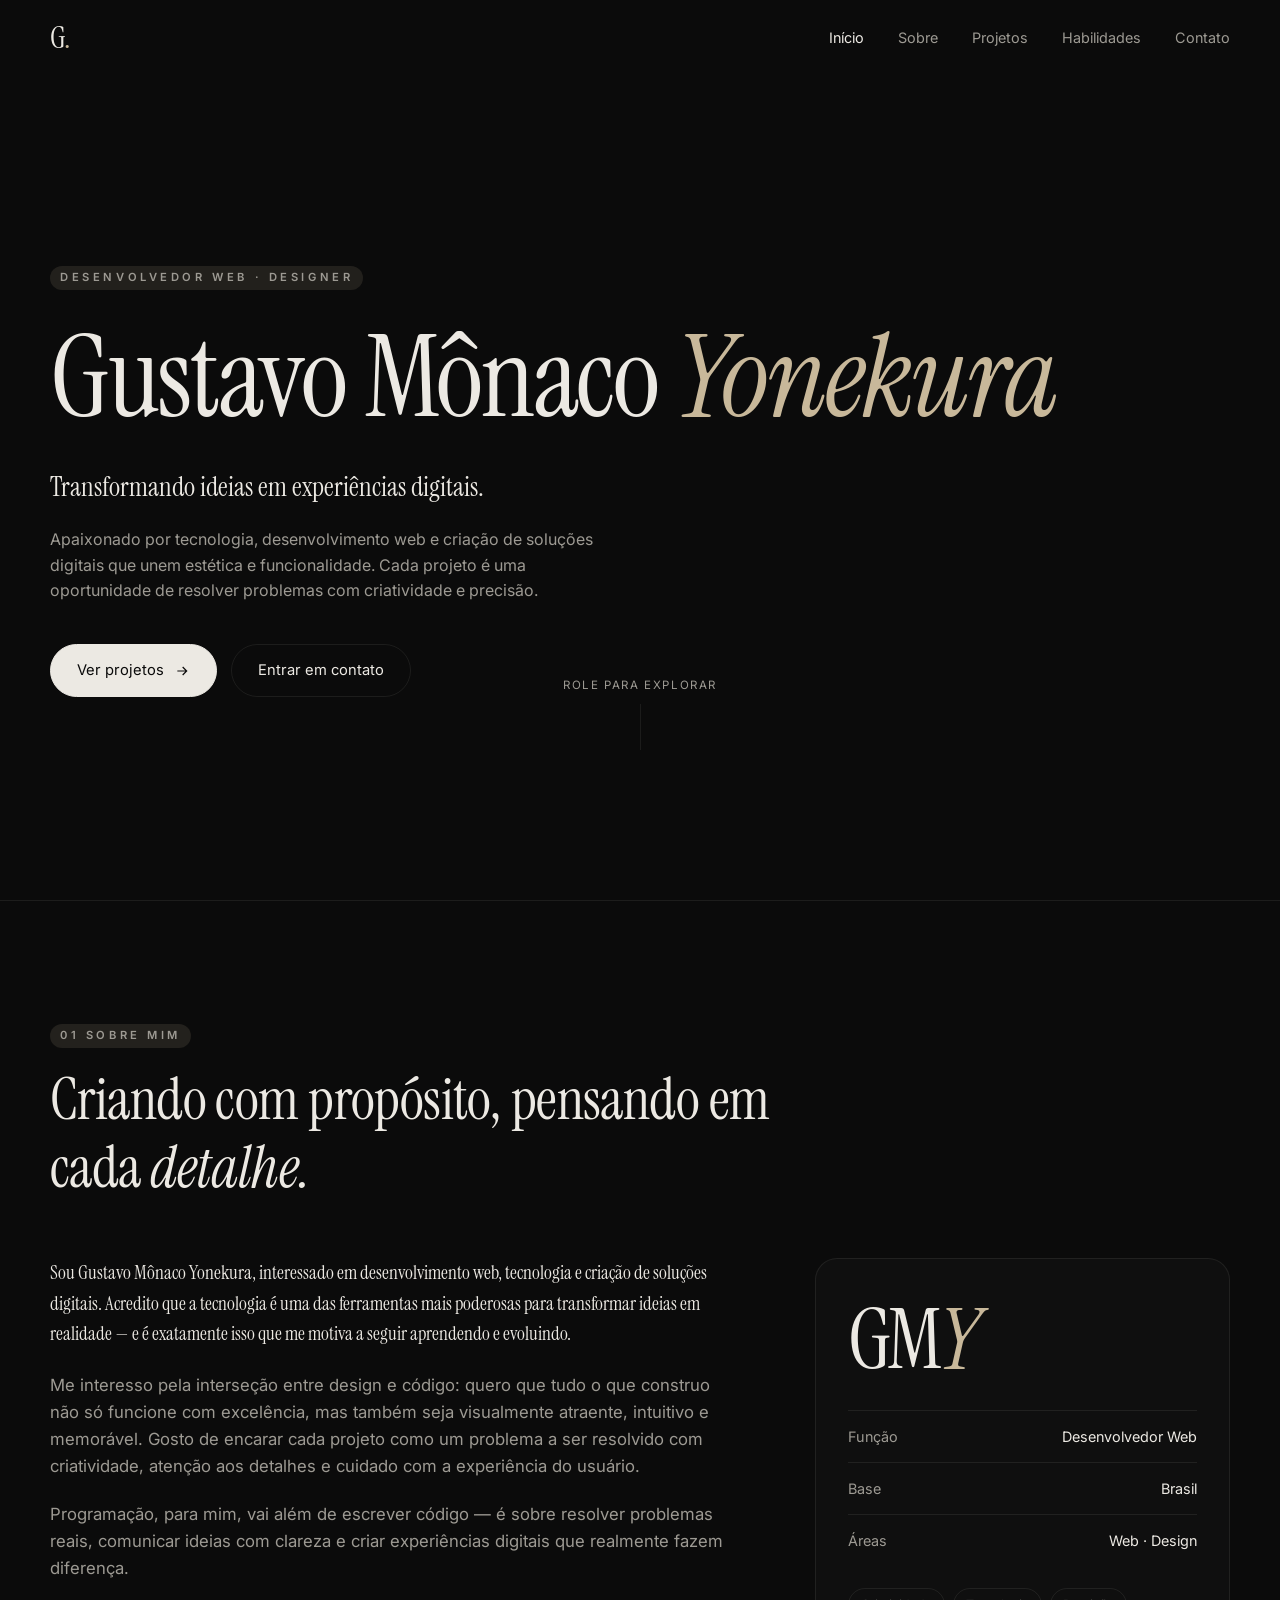
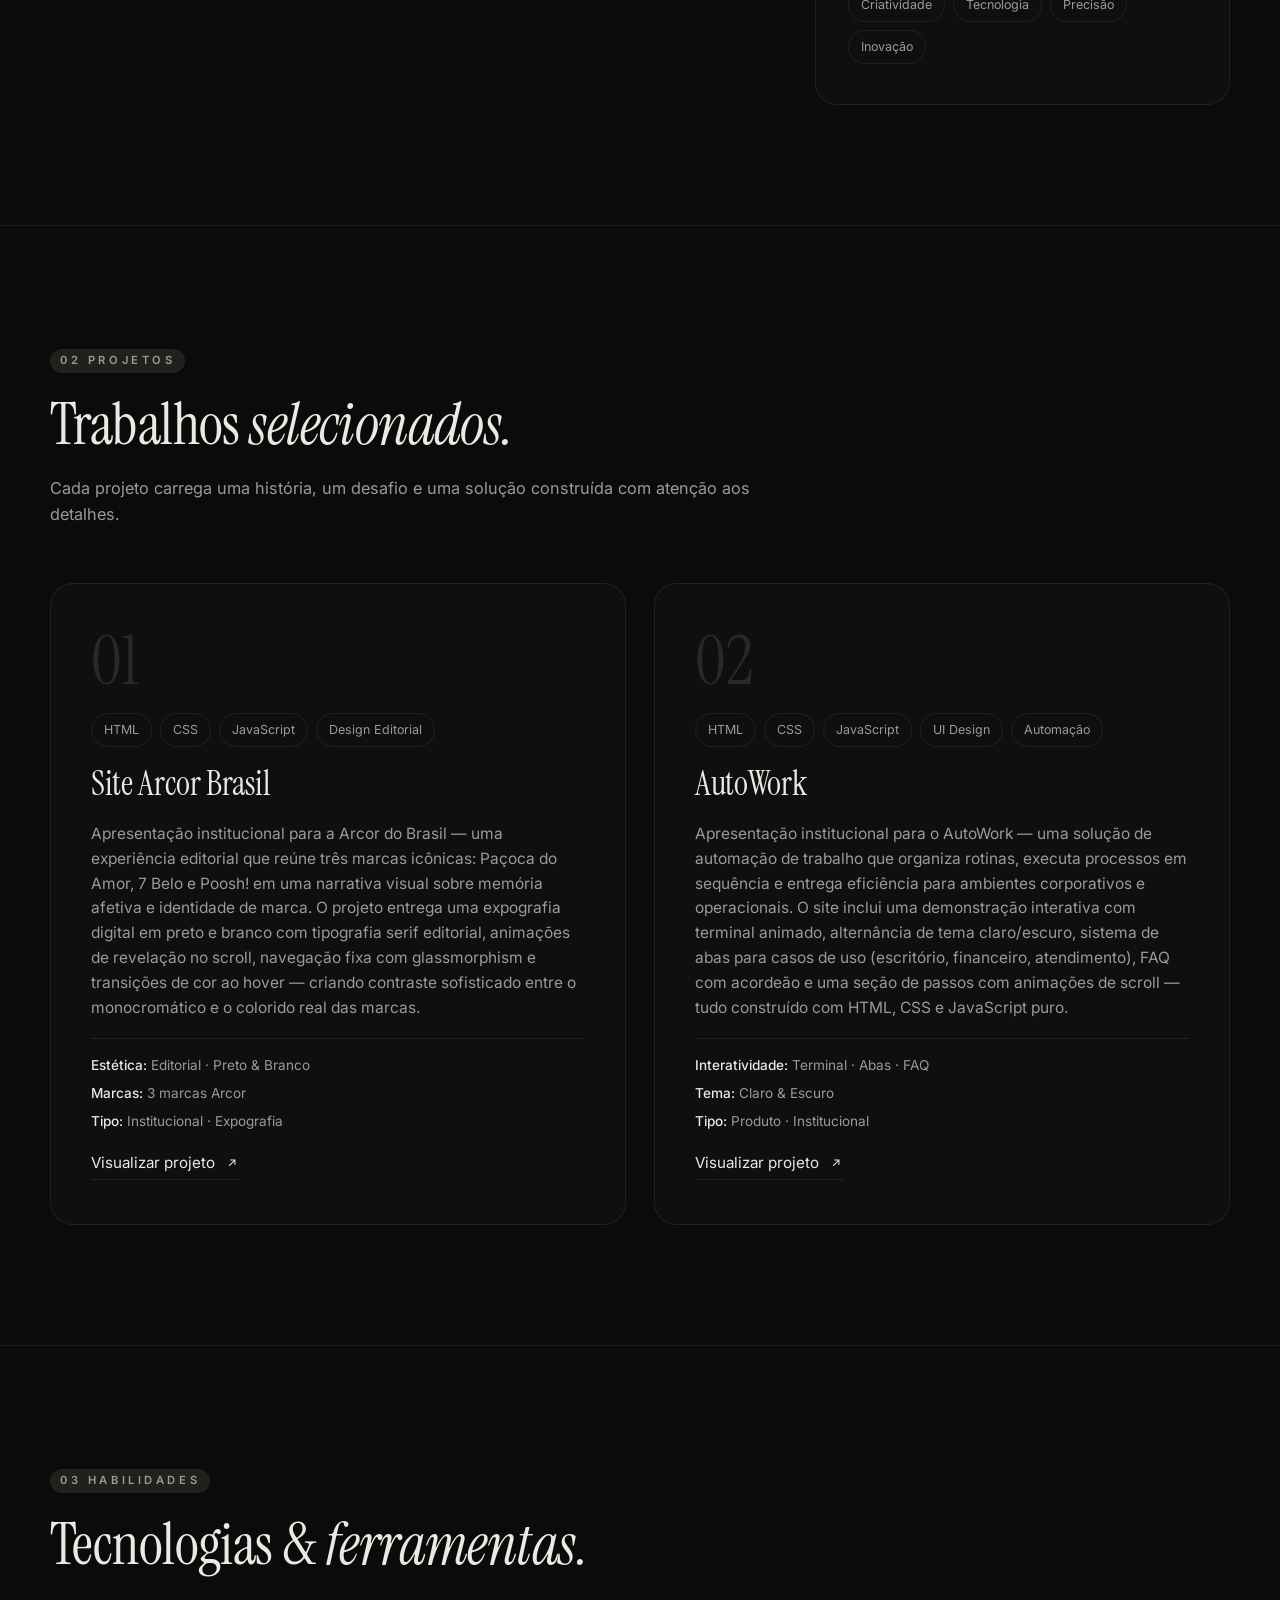
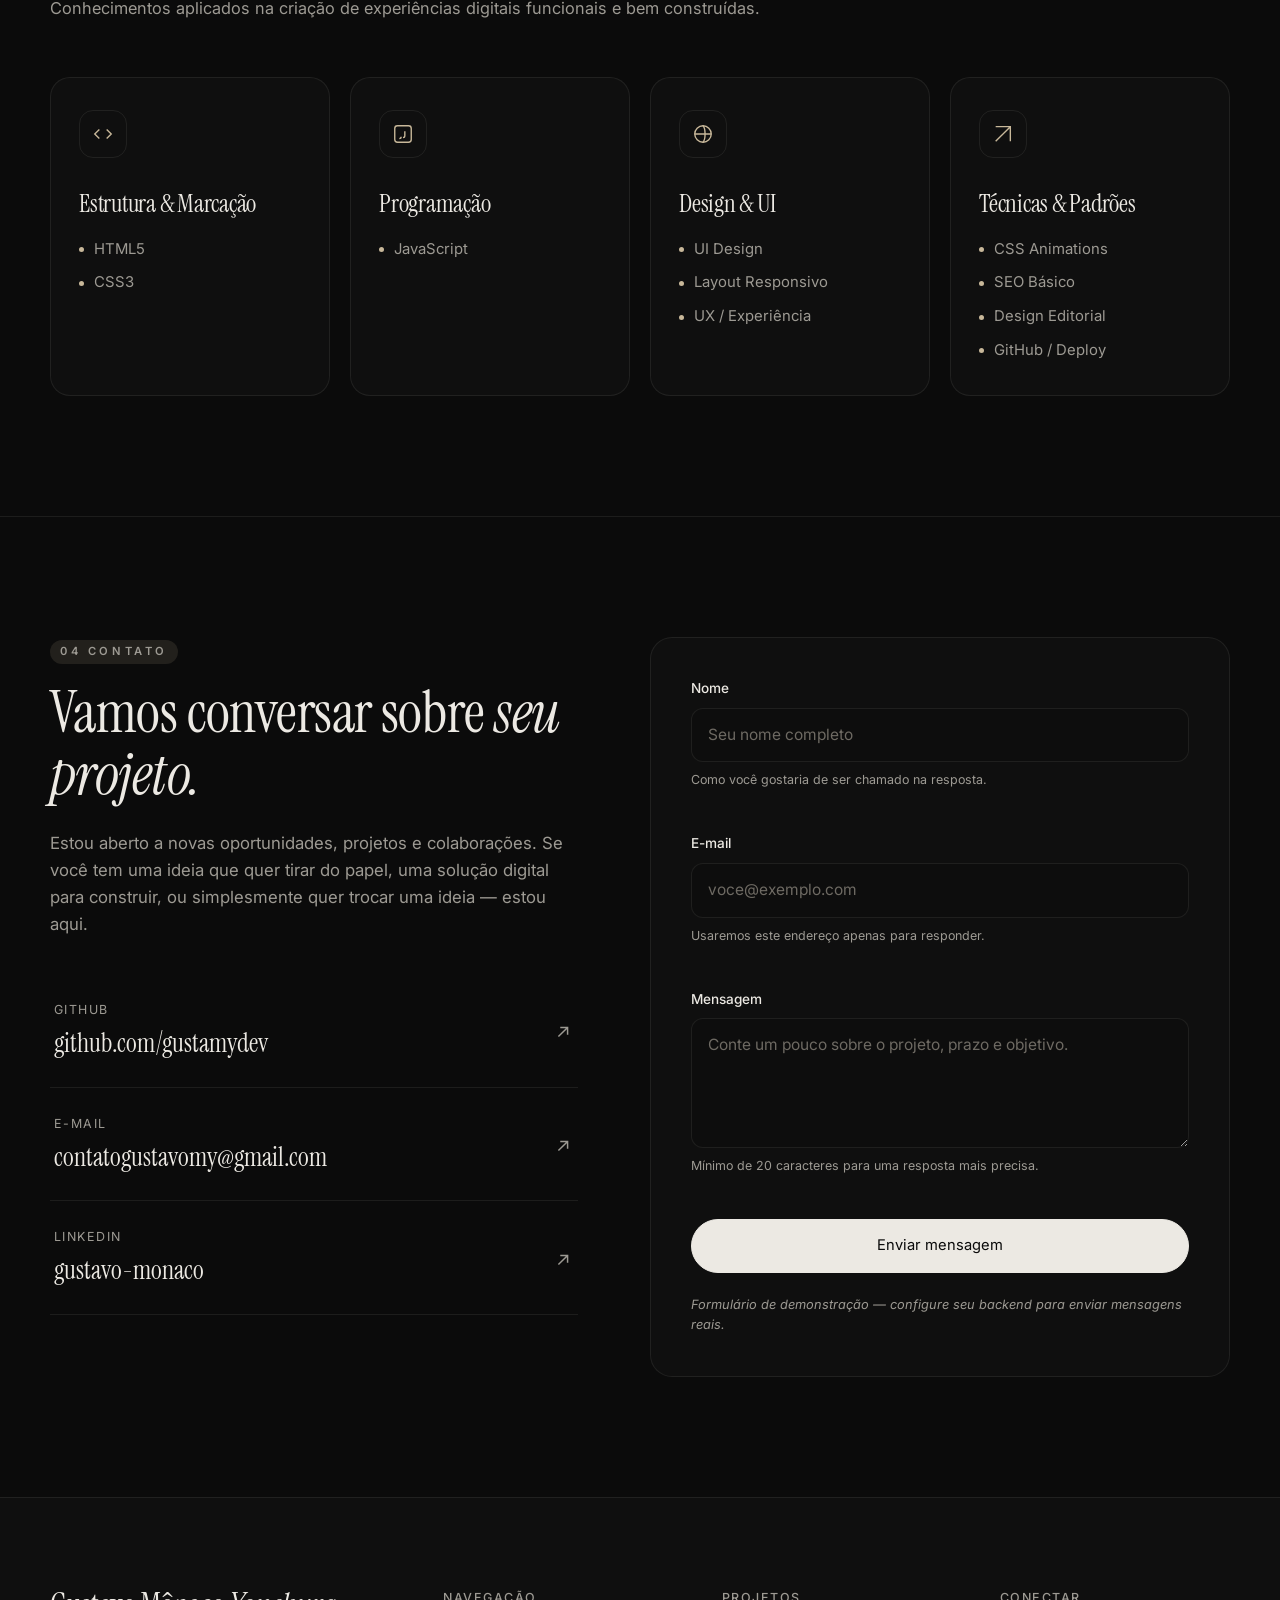
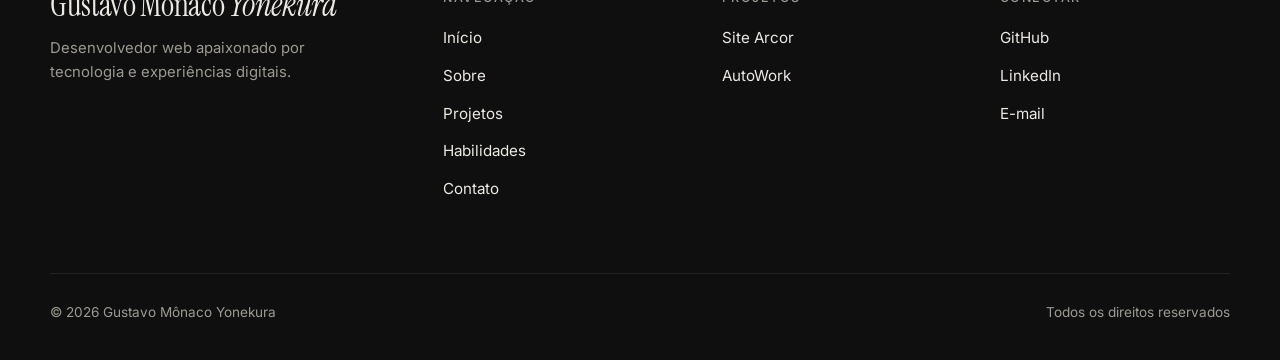
<file: index.html>
<!DOCTYPE html>
<html lang="pt-BR" data-theme="dark">
<head>
<meta charset="UTF-8">
<meta name="viewport" content="width=device-width, initial-scale=1.0">
<title>Gustavo Mônaco Yonekura — Desenvolvedor Web & Designer</title>
<meta name="description" content="Portfólio de Gustavo Mônaco Yonekura, desenvolvedor web e designer.">
<link rel="preconnect" href="https://fonts.googleapis.com">
<link rel="preconnect" href="https://fonts.gstatic.com" crossorigin>
<link rel="stylesheet" href="https://fonts.googleapis.com/css2?family=Instrument+Serif:ital@0;1&family=Inter:wght@400;500;600&display=swap">
<style>
/* Skip artifact shell — fixed styles served beside every artifact.
   Tokens, utilities and components (basecoat 1.0 markup, no CDN); artifacts
   override --accent for their own identity. */
:root {
  color-scheme: light dark;
  --accent: #2563eb;
  --accent-contrast: #ffffff;
  --accent-text: color-mix(in srgb, var(--accent) 72%, #000);
  --bg: #f8f9fb;
  --surface: #ffffff;
  --text: #14171f;
  --text-muted: #5b6472;
  --border: rgba(20, 23, 31, 0.10);
  --radius: 10px;
  --shadow: 0 1px 3px rgba(20, 23, 31, 0.08);
  --space: 16px;
  --success: #0a7a35;
  --danger: #c0262d;
  --warning: #8a5300;
}
/* Theme resolution. Without data-theme the viewer's system preference decides,
   as it always did. With it, the artifact's own choice wins in BOTH directions:
   a page that hardcodes one palette must not be handed the opposite set of
   tokens by the machine it happens to be opened on. The dark values appear
   twice because a media query cannot be folded into a selector list.
   The attribute sits inside :where() so these blocks keep the specificity of a
   bare :root — the page's own <style> is linked after this file and must go on
   overriding any token it wants, exactly as it could before. */
@media (prefers-color-scheme: dark) {
  :root:where(:not([data-theme="light"])) {
    --accent-text: color-mix(in srgb, var(--accent) 78%, #fff);
    --bg: #101318;
    --surface: #181c23;
    --text: #eef1f6;
    --text-muted: #9aa4b2;
    --border: rgba(238, 241, 246, 0.12);
    --shadow: 0 1px 3px rgba(0, 0, 0, 0.4);
    --success: #4ade80;
    --danger: #f87171;
    --warning: #fbbf24;
  }
}
:root:where([data-theme="dark"]) {
  color-scheme: dark;
  --accent-text: color-mix(in srgb, var(--accent) 78%, #fff);
  --bg: #101318;
  --surface: #181c23;
  --text: #eef1f6;
  --text-muted: #9aa4b2;
  --border: rgba(238, 241, 246, 0.12);
  --shadow: 0 1px 3px rgba(0, 0, 0, 0.4);
  --success: #4ade80;
  --danger: #f87171;
  --warning: #fbbf24;
}
:root:where([data-theme="light"]) { color-scheme: light; }
/* Pages generated before the shell had its own components still link the
   basecoat CDN, which reads its own tokens and switches theme only on a
   .dark class. Bridged to the shell's, whatever of it those pages use takes
   the page's accent and follows the declared theme. Its --accent token is a
   hover tint, renamed in its theme as --color-accent; the shell's --accent is
   the brand colour, so the tint is derived from it here. */
:root {
  --background: var(--bg);
  --foreground: var(--text);
  --card: var(--surface);
  --card-foreground: var(--text);
  --popover: var(--surface);
  --popover-foreground: var(--text);
  --primary: var(--accent);
  --primary-foreground: var(--accent-contrast);
  --secondary: color-mix(in srgb, var(--text) 7%, var(--surface));
  --secondary-foreground: var(--text);
  --muted: color-mix(in srgb, var(--text) 5%, var(--surface));
  --muted-foreground: var(--text-muted);
  --color-accent: color-mix(in srgb, var(--accent) 12%, var(--surface));
  --color-accent-foreground: var(--text);
  --destructive: var(--danger);
  --input: var(--border);
  --ring: var(--accent);
}
* { box-sizing: border-box; }
/* The reset the pages were written against: they all linked basecoat, which
   ships Tailwind's. Its components now live here, so the reset does too. */
*, ::before, ::after, ::backdrop { margin: 0; padding: 0; border: 0 solid; }
/* Preflight's rule too: without it a component class that sets display
   (.alert, .card, .btn…) beats the hidden attribute and shows the element. */
[hidden]:where(:not([hidden="until-found"])) { display: none !important; }
.hidden { display: none !important; }
h1, h2, h3, h4, h5, h6 { font-size: inherit; font-weight: inherit; }
a { color: inherit; text-decoration: inherit; }
b, strong { font-weight: bolder; }
ol, ul, menu { list-style: none; }
svg, video, canvas, iframe { display: block; vertical-align: middle; }
button, input, select, textarea { color: inherit; background-color: transparent; border-radius: 0; }
table { border-collapse: collapse; }
hr { height: 0; color: inherit; border-top-width: 1px; }
html, body { margin: 0; padding: 0; }
body {
  background: var(--bg);
  color: var(--text);
  font-family: system-ui, -apple-system, "Segoe UI", Roboto, sans-serif;
  line-height: 1.55;
  -webkit-font-smoothing: antialiased;
}
img { max-width: 100%; display: block; }

.shell-container { max-width: 1100px; margin: 0 auto; padding: 0 20px; }
.shell-section { padding: calc(var(--space) * 2) 0; }
.shell-grid { display: grid; gap: var(--space); grid-template-columns: repeat(auto-fit, minmax(220px, 1fr)); }
.shell-toolbar { display: flex; flex-wrap: wrap; gap: 10px; align-items: center; margin-bottom: var(--space); }
.shell-footer { padding: 24px 0 40px; color: var(--text-muted); font-size: 13px; }

.shell-hero { padding: calc(var(--space) * 3) 0 calc(var(--space) * 2); }
.shell-hero h1 { font-size: clamp(26px, 4vw, 40px); line-height: 1.15; margin: 0 0 10px; text-wrap: balance; }
.shell-hero p { color: var(--text-muted); max-width: 60ch; margin: 0; }

.panel {
  background: var(--surface);
  border: 1px solid var(--border);
  border-radius: var(--radius);
  box-shadow: var(--shadow);
  padding: var(--space);
}

.kpi { display: flex; flex-direction: column; gap: 4px; }
.kpi .kpi-value { font-size: clamp(22px, 2.3vw, 28px); font-weight: 650; line-height: 1.1; overflow-wrap: anywhere; font-variant-numeric: tabular-nums; }
.kpi .kpi-label { font-size: 13px; color: var(--text-muted); }
.kpi .kpi-delta { font-size: 12.5px; font-weight: 600; }
.kpi .kpi-delta.up { color: var(--success); }
.kpi .kpi-delta.down { color: var(--danger); }

table.shell-table { border-collapse: collapse; width: 100%; font-size: 14px; }
table.shell-table th {
  text-align: left; font-size: 11.5px; letter-spacing: 0.05em; text-transform: uppercase;
  color: var(--text-muted); font-weight: 600;
}
table.shell-table th, table.shell-table td { padding: 9px 12px 9px 0; border-bottom: 1px solid var(--border); }
table.shell-table td.num, table.shell-table th.num { text-align: right; font-variant-numeric: tabular-nums; }
table.shell-table tbody tr:hover { background: color-mix(in srgb, var(--accent) 6%, transparent); }

.chart-box { width: 100%; min-height: 220px; }
.chart-box svg { width: 100%; height: auto; display: block; }
.chart-legend { display: flex; flex-wrap: wrap; justify-content: center; gap: 6px 16px; margin-top: 12px; font-size: 12.5px; color: var(--text-muted); }
.chart-legend span { display: inline-flex; align-items: center; gap: 6px; }
.chart-legend i { width: 9px; height: 9px; border-radius: 50%; display: inline-block; }
.chart-legend b { color: var(--text); font-weight: 600; font-variant-numeric: tabular-nums; }

.muted { color: var(--text-muted); }
.accent { color: var(--accent-text); }
.shell-badge, .eyebrow {
  display: inline-flex; align-items: center; gap: 6px;
  font-size: 12px; font-weight: 600; padding: 3px 10px; border-radius: 999px;
  background: color-mix(in srgb, var(--accent) 12%, transparent); color: var(--accent-text);
}
/* A pill keeps its content width inside flex and grid columns, which would
   otherwise stretch it across the card; a centred parent still centres it. */
.shell-badge, .eyebrow, .badge { width: fit-content; max-width: 100%; }

@media (prefers-reduced-motion: no-preference) {
  .shell-fade { animation: shell-fade 400ms ease both; }
  @keyframes shell-fade { from { opacity: 0; transform: translateY(6px); } to { opacity: 1; transform: none; } }
}

/* Layout and type utilities: what the pages kept spelling in style="".
   Spacing and type sizes follow Tailwind's scale; there is no Tailwind. */
.row { display: flex; flex-wrap: wrap; align-items: center; gap: 12px; }
.stack { display: flex; flex-direction: column; gap: var(--space); }
.between { justify-content: space-between; }
.grow { flex: 1 1 0; min-width: 0; }
.cols-2, .cols-3, .cols-4, .cols-5 { display: grid; gap: var(--space); grid-template-columns: minmax(0, 1fr); }
@media (min-width: 720px) {
  .cols-2, .cols-4 { grid-template-columns: repeat(2, minmax(0, 1fr)); }
  .cols-3 { grid-template-columns: repeat(3, minmax(0, 1fr)); }
  .cols-5 { grid-template-columns: repeat(3, minmax(0, 1fr)); }
}
@media (min-width: 1000px) { .cols-4 { grid-template-columns: repeat(4, minmax(0, 1fr)); } }
@media (min-width: 1100px) { .cols-5 { grid-template-columns: repeat(5, minmax(0, 1fr)); } }
.gap-1 { gap: 4px; } .gap-2 { gap: 8px; } .gap-3 { gap: 12px; } .gap-4 { gap: 16px; } .gap-6 { gap: 24px; }
.m-0 { margin: 0; }
.mt-1 { margin-top: 4px; } .mt-2 { margin-top: 8px; } .mt-3 { margin-top: 12px; } .mt-4 { margin-top: 16px; } .mt-6 { margin-top: 24px; }
.mb-1 { margin-bottom: 4px; } .mb-2 { margin-bottom: 8px; } .mb-3 { margin-bottom: 12px; } .mb-4 { margin-bottom: 16px; } .mb-6 { margin-bottom: 24px; }
.p-2 { padding: 8px; } .p-3 { padding: 12px; } .p-4 { padding: 16px; } .p-6 { padding: 24px; }
.text-xs { font-size: 12px; } .text-sm { font-size: 14px; } .text-base { font-size: 16px; }
.text-lg { font-size: 18px; } .text-xl { font-size: 20px; line-height: 1.35; }
.text-2xl { font-size: 24px; line-height: 1.25; } .text-3xl { font-size: 30px; line-height: 1.2; }
.font-medium { font-weight: 500; } .font-semibold { font-weight: 600; } .font-bold { font-weight: 700; }
.text-right { text-align: right; } .text-center { text-align: center; }
.nowrap { white-space: nowrap; }
.truncate { overflow: hidden; text-overflow: ellipsis; white-space: nowrap; }
.mono { font-family: ui-monospace, SFMono-Regular, Menlo, monospace; font-variant-numeric: tabular-nums; }
.w-full { width: 100%; }
.text-success { color: var(--success); } .text-danger { color: var(--danger); } .text-warning { color: var(--warning); }

/* Components, with basecoat 1.0 markup (variants and sizes are data
   attributes) and the shell tokens, so a page needs neither component CSS
   nor a CSS framework. An older page that also links basecoat gets these
   rules after it, over the same properties. */
button, input, select, textarea { font: inherit; }
input[type="checkbox"], input[type="radio"] { accent-color: var(--accent); }
:focus-visible { outline: 2px solid var(--accent); outline-offset: 2px; }

.btn {
  display: inline-flex; align-items: center; justify-content: center; gap: 6px;
  height: 36px; padding: 0 14px; border: 1px solid transparent; border-radius: calc(var(--radius) - 2px);
  background: var(--accent); color: var(--accent-contrast);
  font-size: 14px; font-weight: 500; line-height: 1; white-space: nowrap; text-decoration: none; cursor: pointer;
  transition: background-color 150ms ease, border-color 150ms ease, color 150ms ease;
}
.btn:hover { background: color-mix(in srgb, var(--accent) 86%, #000); }
.btn:disabled, .btn[aria-disabled="true"] { opacity: 0.5; pointer-events: none; }
.btn[data-variant="secondary"] { background: color-mix(in srgb, var(--text) 8%, var(--surface)); color: var(--text); }
.btn[data-variant="secondary"]:hover { background: color-mix(in srgb, var(--text) 14%, var(--surface)); }
.btn[data-variant="outline"] { background: var(--surface); color: var(--text); border-color: var(--border); }
.btn[data-variant="ghost"] { background: transparent; color: var(--text); }
.btn[data-variant="outline"]:hover, .btn[data-variant="ghost"]:hover { background: color-mix(in srgb, var(--accent) 10%, var(--surface)); }
.btn[data-variant="destructive"] { background: var(--danger); color: var(--bg); }
.btn[data-variant="destructive"]:hover { background: color-mix(in srgb, var(--danger) 86%, var(--text)); }
.btn[data-variant="link"] { height: auto; padding: 0; background: none; color: var(--accent-text); text-decoration: underline; text-underline-offset: 3px; }
.btn[data-size="sm"] { height: 30px; padding: 0 10px; font-size: 13px; }
.btn[data-size="lg"] { height: 42px; padding: 0 20px; font-size: 15px; }
.btn[data-size="icon"] { width: 36px; padding: 0; }

.badge {
  display: inline-flex; align-items: center; gap: 4px; padding: 2px 8px;
  border: 1px solid transparent; border-radius: 999px; background: var(--accent); color: var(--accent-contrast);
  font-size: 12px; font-weight: 600; line-height: 1.5; white-space: nowrap;
}
.badge[data-variant="secondary"] { background: color-mix(in srgb, var(--text) 8%, var(--surface)); color: var(--text); }
.badge[data-variant="outline"] { background: transparent; color: var(--text); border-color: var(--border); }
.badge[data-variant="destructive"] { background: color-mix(in srgb, var(--danger) 14%, var(--surface)); color: var(--danger); }

.alert {
  display: grid; gap: 4px; padding: 12px 16px; border: 1px solid var(--border); border-radius: var(--radius);
  background: var(--surface); color: var(--text); font-size: 14px;
}
.alert h2, .alert h3 { margin: 0; font-size: 14px; font-weight: 600; }
.alert p, .alert section { margin: 0; color: var(--text-muted); }
.alert[data-variant="destructive"] { border-color: color-mix(in srgb, var(--danger) 45%, var(--border)); background: color-mix(in srgb, var(--danger) 7%, var(--surface)); color: var(--danger); }

.card {
  display: flex; flex-direction: column; gap: 16px; padding: 20px 0;
  border: 1px solid var(--border); border-radius: calc(var(--radius) + 2px);
  background: var(--surface); color: var(--text); box-shadow: var(--shadow);
}
.card > header, .card > section, .card > footer { padding: 0 20px; }
.card > header { display: grid; gap: 4px; }
.card > header h2, .card > header h3 { margin: 0; font-size: 16px; font-weight: 600; line-height: 1.3; }
.card > header p { margin: 0; color: var(--text-muted); font-size: 14px; }
.card > footer { display: flex; flex-wrap: wrap; align-items: center; gap: 8px; }

.input {
  width: 100%; min-height: 36px; padding: 6px 12px; border: 1px solid var(--border); border-radius: calc(var(--radius) - 2px);
  background: var(--surface); color: var(--text); font-size: 14px;
}
textarea.input { min-height: 84px; resize: vertical; }
.input::placeholder { color: var(--text-muted); }
.input:focus { outline: none; border-color: var(--accent); box-shadow: 0 0 0 3px color-mix(in srgb, var(--accent) 25%, transparent); }
.field { display: grid; gap: 6px; }
.field label { font-size: 14px; font-weight: 500; }
.field [role="alert"] { color: var(--danger); font-size: 13px; }

dialog.dialog {
  width: min(520px, calc(100vw - 32px)); max-height: calc(100vh - 32px); margin: auto; padding: 0;
  border: 1px solid var(--border); border-radius: calc(var(--radius) + 4px);
  background: var(--surface); color: var(--text); box-shadow: 0 20px 50px rgba(0, 0, 0, 0.25);
}
dialog.dialog::backdrop { background: rgba(0, 0, 0, 0.5); }
dialog.dialog > div { display: grid; gap: 16px; padding: 24px; }
dialog.dialog header { display: grid; gap: 4px; }
dialog.dialog header h2 { margin: 0; font-size: 18px; font-weight: 600; }
dialog.dialog header p { margin: 0; color: var(--text-muted); font-size: 14px; }
dialog.dialog footer { display: flex; flex-wrap: wrap; justify-content: flex-end; gap: 8px; }

.tabs { display: grid; gap: 12px; }
.tabs > [role="tablist"] {
  display: inline-flex; gap: 4px; width: fit-content; max-width: 100%; padding: 4px; overflow-x: auto;
  border-radius: var(--radius); background: color-mix(in srgb, var(--text) 6%, var(--surface));
}
.tabs [role="tab"] {
  padding: 6px 12px; border: 0; border-radius: calc(var(--radius) - 4px); background: transparent;
  color: var(--text-muted); font-size: 14px; font-weight: 500; white-space: nowrap; cursor: pointer;
}
.tabs [role="tab"][aria-selected="true"] { background: var(--surface); color: var(--text); box-shadow: var(--shadow); }
.tabs [role="tabpanel"][hidden] { display: none; }

.accordion > details { border-bottom: 1px solid var(--border); }
.accordion > details > summary {
  display: flex; align-items: center; justify-content: space-between; gap: 12px;
  padding: 14px 0; font-weight: 500; list-style: none; cursor: pointer;
}
.accordion > details > summary::-webkit-details-marker { display: none; }
.accordion > details > summary::after { content: "+"; color: var(--text-muted); font-size: 18px; line-height: 1; }
.accordion > details[open] > summary::after { content: "\2212"; }
.accordion > details > :not(summary) { margin: 0 0 14px; color: var(--text-muted); }

.toaster {
  position: fixed; right: 16px; bottom: 16px; z-index: 50; display: flex; flex-direction: column-reverse; gap: 8px;
  width: min(360px, calc(100vw - 32px)); pointer-events: none;
}
.toaster .toast { pointer-events: auto; transition: opacity 200ms ease, transform 200ms ease; }
.toaster .toast[aria-hidden="true"] { opacity: 0; transform: translateY(8px); }
.toaster .toast-content {
  padding: 12px 14px; border: 1px solid var(--border); border-radius: var(--radius);
  background: var(--surface); color: var(--text); box-shadow: 0 8px 24px rgba(0, 0, 0, 0.12); font-size: 13px;
}
.toaster .toast-content h2 { margin: 0 0 2px; font-size: 14px; font-weight: 600; }
.toaster .toast-content p { margin: 0; color: var(--text-muted); }

/* skipUI building blocks. */
.skip-table-search { max-width: 320px; margin-bottom: 12px; }
.skip-table-wrap { overflow-x: auto; }
table.shell-table th[data-sort] { cursor: pointer; user-select: none; }
table.shell-table th[aria-sort="ascending"]::after { content: " \25B2"; font-size: 9px; }
table.shell-table th[aria-sort="descending"]::after { content: " \25BC"; font-size: 9px; }
table.shell-table td.skip-table-empty { color: var(--text-muted); text-align: center; padding: 24px 0; }
.skip-pager { display: flex; flex-wrap: wrap; align-items: center; justify-content: space-between; gap: 12px; margin-top: 12px; font-size: 13px; color: var(--text-muted); }
.toaster .toast[data-type="success"] .toast-content { border-left: 3px solid var(--success); }
.toaster .toast[data-type="error"] .toast-content { border-left: 3px solid var(--danger); }

</style>
<script>
/* Skip artifact shell — fixed helpers served beside every artifact. */
(function () {
  "use strict";

  var fmt = {
    num: function (v, opts) { return new Intl.NumberFormat("pt-BR", opts || {}).format(v); },
    brl: function (v) { return new Intl.NumberFormat("pt-BR", { style: "currency", currency: "BRL" }).format(v); },
    pct: function (v) { return new Intl.NumberFormat("pt-BR", { style: "percent", maximumFractionDigits: 1 }).format(v); },
    compact: function (v) { return new Intl.NumberFormat("pt-BR", { notation: "compact", maximumFractionDigits: 1 }).format(v); },
    brlCompact: function (v) { return new Intl.NumberFormat("pt-BR", { style: "currency", currency: "BRL", notation: "compact", maximumFractionDigits: 1 }).format(v); }
  };

  // axisLabels formats the five y-axis ticks in the unit the chart declared
  // (percent, BRL or plain numbers), compact so long values never clip, with
  // the fewest decimals that still print every tick exactly (1,5 mi, not 2 mi).
  function axisLabels(format, ticks) {
    function at(digits) {
      var opts = { notation: "compact", maximumFractionDigits: digits };
      if (format === "pct") opts = { style: "percent", maximumFractionDigits: digits };
      else if (format === "brl") opts = { style: "currency", currency: "BRL", notation: "compact", maximumFractionDigits: digits };
      var nf = new Intl.NumberFormat("pt-BR", opts);
      return ticks.map(function (t) { return nf.format(t); });
    }
    for (var digits = 0; digits < 2; digits++) {
      if (at(digits).join("|") === at(digits + 1).join("|")) return at(digits);
    }
    return at(2);
  }

  // yAxisPad formats the ticks and measures the left padding they need from
  // the longest one; drawYAxis then draws the grid and the labels.
  function yAxisPad(format, max) {
    var labels = axisLabels(format, [0, max / 4, max / 2, (max * 3) / 4, max]);
    var longest = labels.reduce(function (m, l) { return Math.max(m, l.length); }, 0);
    return { labels: labels, padL: Math.max(40, Math.round(longest * 6.2) + 14) };
  }
  function drawYAxis(svg, axis, W, padR, padT, plotH) {
    for (var g = 0; g <= 4; g++) {
      var gy = padT + plotH - (plotH * g) / 4;
      svg.appendChild(svgEl("line", { x1: axis.padL, y1: gy, x2: W - padR, y2: gy, stroke: "currentColor", "stroke-opacity": 0.08 }));
      var lbl = svgEl("text", { x: axis.padL - 8, y: gy + 4, "text-anchor": "end", "font-size": 10, fill: mutedColor() });
      lbl.textContent = axis.labels[g];
      svg.appendChild(lbl);
    }
  }

  // xLabelStep: show every k-th category label so labels never overlap, and
  // always the last one (counted back from the end).
  function xLabelStep(labels, step) {
    var longest = labels.reduce(function (m, l) { return Math.max(m, String(l).length); }, 0);
    return Math.max(1, Math.ceil((longest * 6.4 + 8) / Math.max(step, 1)));
  }
  function drawXLabel(svg, text, x, y, W, edgeGuard) {
    var anchor = "middle";
    var half = String(text).length * 3.2;
    if (edgeGuard && x - half < 4) anchor = "start";
    if (edgeGuard && x + half > W - 4) anchor = "end";
    var tx = svgEl("text", { x: x, y: y, "text-anchor": anchor, "font-size": 11, fill: mutedColor() });
    tx.textContent = text;
    svg.appendChild(tx);
  }
  // categoryLines fits a bar's category name in its slot: one line, two lines
  // split at a space, or cut with "…". A bar without its name can't be read, so
  // categories are never skipped; null when the slot is too narrow for that.
  function categoryLines(text, slot) {
    var fit = Math.floor((slot - 6) / 6.4);
    var s = String(text);
    if (fit < 4) return null;
    if (s.length <= fit) return [s];
    var cut = function (t) { return t.length <= fit ? t : t.slice(0, fit - 1).trimEnd() + "…"; };
    var best = -1;
    for (var i = 0; i < s.length; i++) {
      if (s[i] === " " && (best < 0 || Math.abs(s.length / 2 - i) < Math.abs(s.length / 2 - best))) best = i;
    }
    if (best < 0) return [cut(s)];
    return [cut(s.slice(0, best)), cut(s.slice(best + 1))];
  }
  function legend(el, items) {
    var box = document.createElement("div");
    box.className = "chart-legend";
    items.forEach(function (it) {
      var row = document.createElement("span");
      var dot = document.createElement("i");
      dot.style.background = it.color;
      row.appendChild(dot);
      row.appendChild(document.createTextNode((it.label || "") + (it.value ? " " : "")));
      if (it.value) {
        var v = document.createElement("b");
        v.textContent = it.value;
        row.appendChild(v);
      }
      box.appendChild(row);
    });
    resolve(el).appendChild(box);
  }
  var seriesPalette = ["#1baf7a", "#eda100", "#e34948", "#4a3aa7", "#e87ba4", "#0ea5b7"];

  // format accepts a function OR one of the fmt names ("num" | "brl" | "pct").
  // A page's function may return nothing or throw: the chart prints its
  // number instead of taking the rest of the page script down with it.
  function coerceFormat(spec) {
    if (typeof spec === "function") {
      return function (v) {
        try {
          var out = spec(v);
          return out == null ? "" : String(out);
        } catch (e) {
          return fmt.num(v);
        }
      };
    }
    if (typeof spec === "string" && fmt[spec]) return fmt[spec];
    return function (v) { return fmt.num(v); };
  }

  function accent() {
    return getComputedStyle(document.documentElement).getPropertyValue("--accent").trim() || "#2563eb";
  }
  function mutedColor() {
    return getComputedStyle(document.documentElement).getPropertyValue("--text-muted").trim() || "#5b6472";
  }
  function svgEl(tag, attrs) {
    var el = document.createElementNS("http://www.w3.org/2000/svg", tag);
    for (var k in attrs) el.setAttribute(k, attrs[k]);
    return el;
  }
  function frame(el, w, h) {
    var svg = svgEl("svg", { viewBox: "0 0 " + w + " " + h, role: "img" });
    el = resolve(el);
    el.innerHTML = "";
    el.appendChild(svg);
    return svg;
  }

  // maxOf guards the axis scale: empty values would give -Infinity (truthy,
  // so "|| 1" can't catch it) and a non-positive max would flip the chart.
  // finite reads a chart value as a number, 0 when it is not one (NaN,
  // Infinity, a stray string), so one bad value cannot blank the axis.
  function finite(v) {
    var n = +v;
    return isFinite(n) ? n : 0;
  }

  function maxOf(values) {
    var m = values.length ? Math.max.apply(null, values.map(finite)) : 0;
    return m > 0 ? m : 1;
  }

  // labelsFor pads or trims the category names to the n points drawn: pages
  // pass labels and values of different lengths, and one throw here loses
  // every section the page renders after the chart.
  function labelsFor(cfg, n) {
    var out = [];
    for (var i = 0; i < n; i++) out.push(cfg.labels && cfg.labels[i] != null ? String(cfg.labels[i]) : "");
    return out;
  }

  // niceMax rounds the scale up so the four grid steps land on round values
  // (1, 1.5, 2, 2.5, 3, 4, 5, 6 or 8 × 10^k) and the tick labels read exactly.
  function niceMax(max) {
    var raw = max / 4;
    var mag = Math.pow(10, Math.floor(Math.log10(raw)));
    var res = raw / mag;
    var steps = [1, 1.5, 2, 2.5, 3, 4, 5, 6, 8, 10];
    var nice = steps.filter(function (s) { return s >= res - 1e-9; })[0];
    return nice * mag * 4;
  }

  // bar(el, {labels:[], values:[], color?, format?}) — vertical bar chart.
  function bar(el, cfg) {
    var W = 640, H = 280, padB = 30, padT = 12, padR = 12;
    var max = niceMax(maxOf(cfg.values));
    var axis = yAxisPad(cfg.format, max);
    var svg = frame(el, W, H);
    var n = cfg.values.length;
    var labels = labelsFor(cfg, n);
    var plotW = W - axis.padL - padR;
    var step = plotW / n, bw = Math.min(step * 0.62, 64);
    var names = labels.map(function (l) { return categoryLines(l, step); });
    var named = names.every(Boolean);
    if (named && names.some(function (l) { return l.length > 1; })) padB = 42;
    var plotH = H - padT - padB;
    var color = cfg.color || accent();
    var f = coerceFormat(cfg.format);
    var every = xLabelStep(labels, step);
    drawYAxis(svg, axis, W, padR, padT, plotH);
    cfg.values.forEach(function (v, i) {
      var bh = Math.max(0, (finite(v) / max) * plotH);
      var x = axis.padL + i * step + (step - bw) / 2;
      var y = padT + plotH - bh;
      var r = svgEl("rect", { x: x, y: y, width: bw, height: bh, rx: 4, fill: (cfg.colors && cfg.colors[i]) || color });
      var t = svgEl("title", {});
      t.textContent = labels[i] + ": " + f(v);
      r.appendChild(t);
      svg.appendChild(r);
      if (named) {
        names[i].forEach(function (text, li) {
          drawXLabel(svg, text, x + bw / 2, padT + plotH + 18 + li * 13, W, false);
        });
      } else if ((n - 1 - i) % every === 0) {
        drawXLabel(svg, labels[i], x + bw / 2, H - 10, W, false);
      }
    });
  }

  // line(el, {labels:[], values:[] | series:[{label, values, color?}], color?, format?})
  // — one line, or several series on one scale with a legend under the chart.
  function line(el, cfg) {
    var W = 640, H = 280, padB = 30, padT = 12, padR = 16;
    var series = cfg.series && cfg.series.length
      ? cfg.series
      : [{ label: "", values: cfg.values || [], color: cfg.color }];
    var all = [];
    series.forEach(function (s) { all = all.concat(s.values || []); });
    var max = niceMax(maxOf(all));
    var axis = yAxisPad(cfg.format, max);
    var svg = frame(el, W, H);
    var n = series.reduce(function (m, s) { return Math.max(m, (s.values || []).length); }, 0);
    var labels = labelsFor(cfg, n);
    var plotW = W - axis.padL - padR, plotH = H - padT - padB;
    var f = coerceFormat(cfg.format);
    drawYAxis(svg, axis, W, padR, padT, plotH);
    var xs = labels.map(function (_, i) { return axis.padL + (n === 1 ? plotW / 2 : (plotW * i) / (n - 1)); });
    var every = xLabelStep(labels, n > 1 ? plotW / (n - 1) : plotW);
    labels.forEach(function (label, i) {
      if ((n - 1 - i) % every === 0) drawXLabel(svg, label, xs[i], H - 10, W, true);
    });
    var colors = series.map(function (s, si) {
      return s.color || (si === 0 ? (cfg.color || accent()) : seriesPalette[(si - 1) % seriesPalette.length]);
    });
    series.forEach(function (s, si) {
      var color = colors[si];
      var pts = (s.values || []).map(function (v, i) { return [xs[i], padT + plotH - (finite(v) / max) * plotH]; });
      var d = pts.map(function (p, i) { return (i ? "L" : "M") + p[0].toFixed(1) + " " + p[1].toFixed(1); }).join(" ");
      svg.appendChild(svgEl("path", { d: d, fill: "none", stroke: color, "stroke-width": 2, "stroke-linejoin": "round" }));
      pts.forEach(function (p, i) {
        var c = svgEl("circle", { cx: p[0], cy: p[1], r: 3.5, fill: color });
        var t = svgEl("title", {});
        t.textContent = (s.label ? s.label + " · " : "") + labels[i] + ": " + f(s.values[i]);
        c.appendChild(t);
        svg.appendChild(c);
      });
    });
    if (series.length > 1) {
      legend(el, series.map(function (s, si) { return { label: s.label, color: colors[si] }; }));
    }
  }

  // donut(el, {labels:[], values:[], colors?, format?, center?, centerLabel?, legend?})
  // — donut with a short total in the centre (compact, in the declared unit)
  // and, with legend: true, the labels and shares listed under it.
  function donut(el, cfg) {
    var W = 320, H = 280, cx = W / 2, cy = H / 2, R = 92, r = 58;
    var svg = frame(el, W, H);
    // At 100% of a wide container the donut outgrows the height pages give
    // the box and spills over the next section: keep it at its own size.
    svg.style.maxWidth = W + "px";
    svg.style.margin = "0 auto";
    var values = cfg.values.map(finite);
    var labels = labelsFor(cfg, values.length);
    var sum = values.reduce(function (a, b) { return a + b; }, 0);
    var total = sum || 1;
    var palette = cfg.colors || [accent()].concat(seriesPalette);
    // The hover keeps the full value; the centre has room for a short one.
    var full = coerceFormat(cfg.format);
    var short = typeof cfg.format === "function" ? full : cfg.format === "brl" ? fmt.brlCompact : fmt.compact;
    var a0 = -Math.PI / 2;
    values.forEach(function (v, i) {
      var a1 = a0 + (v / total) * Math.PI * 2;
      var large = a1 - a0 > Math.PI ? 1 : 0;
      var p = ["M", cx + R * Math.cos(a0), cy + R * Math.sin(a0),
        "A", R, R, 0, large, 1, cx + R * Math.cos(a1), cy + R * Math.sin(a1),
        "L", cx + r * Math.cos(a1), cy + r * Math.sin(a1),
        "A", r, r, 0, large, 0, cx + r * Math.cos(a0), cy + r * Math.sin(a0), "Z"].join(" ");
      var path = svgEl("path", { d: p, fill: palette[i % palette.length] });
      var t = svgEl("title", {});
      t.textContent = labels[i] + ": " + full(v) + " (" + fmt.pct(v / total) + ")";
      path.appendChild(t);
      svg.appendChild(path);
      a0 = a1;
    });
    // A share chart has no total worth printing: without its own centre text
    // the caption alone takes the middle.
    var text = cfg.center != null ? String(cfg.center) : (cfg.format === "pct" ? "" : short(sum));
    if (text) {
      var size = text.length > 9 ? 14 : text.length > 7 ? 17 : 20;
      var center = svgEl("text", { x: cx, y: cfg.centerLabel ? cy + 1 : cy + 6, "text-anchor": "middle", "font-size": size, "font-weight": 650, fill: "currentColor" });
      center.textContent = text;
      svg.appendChild(center);
    }
    if (cfg.centerLabel) {
      var cap = svgEl("text", { x: cx, y: text ? cy + 19 : cy + 5, "text-anchor": "middle", "font-size": 11, fill: mutedColor() });
      cap.textContent = cfg.centerLabel;
      svg.appendChild(cap);
    }
    if (cfg.legend) {
      legend(el, labels.map(function (label, i) {
        return { label: label, color: palette[i % palette.length], value: fmt.pct(values[i] / total) };
      }));
    }
  }

  // ---- Page building blocks: what dashboards and small systems kept
  // re-implementing — a searchable sortable table, a KPI row, tabs, toasts,
  // dialogs, saved state and mock data. Every call is opt-in, so a page that
  // brings its own versions keeps them.

  function resolve(target) {
    return typeof target === "string" ? document.querySelector(target) : target;
  }

  function node(tag, className, text) {
    var el = document.createElement(tag);
    if (className) el.className = className;
    if (text != null) el.textContent = text;
    return el;
  }

  function isNumberColumn(col) {
    return col.align === "right" || col.format === "num" || col.format === "brl" || col.format === "pct";
  }

  function cellText(col, row) {
    var value = row[col.key];
    if (value == null) return "";
    return col.format ? coerceFormat(col.format)(value) : String(value);
  }

  function compareValues(a, b) {
    if (typeof a === "number" && typeof b === "number") return a - b;
    return String(a == null ? "" : a).localeCompare(String(b == null ? "" : b), "pt-BR", { numeric: true });
  }

  // table(el, {columns, rows, search?, pageSize?, empty?, onRowClick?}) — a
  // table.shell-table with sortable headers, an optional search box and
  // pager. A column is {key, label, format?, align?, sortable? (true),
  // render?(value, row) returning a Node or an HTML string — the page writes
  // its cell templates as markup}. Plain values are always set as text.
  // Returns {setRows, rows}.
  function table(target, cfg) {
    var root = resolve(target);
    var cols = cfg.columns || [];
    var pageSize = cfg.pageSize || 0;
    var state = { rows: (cfg.rows || []).slice(), query: "", key: null, dir: 1, page: 0 };
    root.innerHTML = "";
    if (cfg.search) {
      var search = node("input", "input skip-table-search");
      search.type = "search";
      search.placeholder = typeof cfg.search === "string" ? cfg.search : "Buscar…";
      search.setAttribute("aria-label", search.placeholder);
      search.addEventListener("input", function () {
        state.query = search.value.trim().toLowerCase();
        state.page = 0;
        draw();
      });
      root.appendChild(search);
    }
    var tableEl = node("table", "shell-table");
    var headRow = node("tr");
    var heads = cols.map(function (col) {
      var th = node("th", isNumberColumn(col) ? "num" : "", col.label == null ? col.key : col.label);
      th.scope = "col";
      if (col.sortable !== false) {
        var toggle = function () {
          state.dir = state.key === col.key ? -state.dir : 1;
          state.key = col.key;
          draw();
        };
        th.setAttribute("data-sort", col.key);
        th.tabIndex = 0;
        th.addEventListener("click", toggle);
        th.addEventListener("keydown", function (e) {
          if (e.key === "Enter" || e.key === " ") { e.preventDefault(); toggle(); }
        });
      }
      headRow.appendChild(th);
      return th;
    });
    var thead = node("thead");
    var tbody = node("tbody");
    var wrap = node("div", "skip-table-wrap");
    var pager = node("div", "skip-pager");
    thead.appendChild(headRow);
    tableEl.appendChild(thead);
    tableEl.appendChild(tbody);
    wrap.appendChild(tableEl);
    root.appendChild(wrap);
    if (pageSize) root.appendChild(pager);

    function visibleRows() {
      var rows = state.rows;
      if (state.query) {
        rows = rows.filter(function (row) {
          return cols.some(function (col) { return cellText(col, row).toLowerCase().indexOf(state.query) >= 0; });
        });
      }
      if (state.key) {
        var key = state.key, dir = state.dir;
        rows = rows.slice().sort(function (a, b) { return dir * compareValues(a[key], b[key]); });
      }
      return rows;
    }

    function drawRow(row) {
      var tr = node("tr");
      cols.forEach(function (col) {
        var td = node("td", isNumberColumn(col) ? "num" : "");
        if (!col.render) {
          td.textContent = cellText(col, row);
        } else {
          var content = col.render(row[col.key], row);
          if (content instanceof Node) td.appendChild(content);
          else td.innerHTML = content == null ? "" : String(content);
        }
        tr.appendChild(td);
      });
      // The row stays a row (no role) and takes focus, so a keyboard reaches
      // the same action; keys pressed on a control inside a cell are its own.
      if (cfg.onRowClick) {
        tr.style.cursor = "pointer";
        tr.tabIndex = 0;
        tr.addEventListener("click", function () { cfg.onRowClick(row); });
        tr.addEventListener("keydown", function (e) {
          if (e.target !== tr || (e.key !== "Enter" && e.key !== " ")) return;
          e.preventDefault();
          cfg.onRowClick(row);
        });
      }
      return tr;
    }

    function pagerButton(label, disabled, step) {
      var button = node("button", "btn", label);
      button.type = "button";
      button.setAttribute("data-variant", "outline");
      button.setAttribute("data-size", "sm");
      button.disabled = disabled;
      button.addEventListener("click", function () { state.page += step; draw(); });
      return button;
    }

    function draw() {
      var rows = visibleRows();
      heads.forEach(function (th, i) {
        if (cols[i].key === state.key) th.setAttribute("aria-sort", state.dir > 0 ? "ascending" : "descending");
        else th.removeAttribute("aria-sort");
      });
      var pages = pageSize ? Math.max(1, Math.ceil(rows.length / pageSize)) : 1;
      state.page = Math.min(state.page, pages - 1);
      var shown = pageSize ? rows.slice(state.page * pageSize, (state.page + 1) * pageSize) : rows;
      tbody.innerHTML = "";
      if (!shown.length) {
        var empty = node("td", "skip-table-empty", cfg.empty || "Nenhum registro encontrado.");
        empty.colSpan = cols.length;
        tbody.appendChild(node("tr")).appendChild(empty);
      }
      shown.forEach(function (row) { tbody.appendChild(drawRow(row)); });
      if (!pageSize) return;
      pager.innerHTML = "";
      var from = rows.length ? state.page * pageSize + 1 : 0;
      pager.appendChild(node("span", "", from + "–" + Math.min(rows.length, (state.page + 1) * pageSize) + " de " + rows.length));
      var nav = node("div", "row gap-2");
      nav.appendChild(pagerButton("Anterior", state.page === 0, -1));
      nav.appendChild(pagerButton("Próxima", state.page >= pages - 1, 1));
      pager.appendChild(nav);
    }

    draw();
    return {
      setRows: function (rows) { state.rows = rows.slice(); draw(); },
      rows: visibleRows
    };
  }

  // kpis(el, [{label, value, format?, delta?, hint?}]) — KPI cards in a
  // responsive grid; delta is a fraction (0.12 renders as ▲ 12%).
  function kpis(target, items) {
    var root = resolve(target);
    root.innerHTML = "";
    root.classList.add("shell-grid");
    items.forEach(function (item) {
      var card = node("div", "panel kpi");
      card.appendChild(node("span", "kpi-label", item.label));
      // Large money values go compact ("R$ 27,5 mi"): the full amount does
      // not fit a KPI card at four per row.
      var kpiFormat = item.format === "brl" && Math.abs(item.value) >= 1e6 ? fmt.brlCompact : (item.format ? coerceFormat(item.format) : null);
      card.appendChild(node("span", "kpi-value", kpiFormat ? kpiFormat(item.value) : String(item.value)));
      if (typeof item.delta === "number") {
        var up = item.delta >= 0;
        card.appendChild(node("span", "kpi-delta " + (up ? "up" : "down"), (up ? "▲ " : "▼ ") + fmt.pct(Math.abs(item.delta))));
      }
      if (item.hint) card.appendChild(node("span", "kpi-label", item.hint));
      root.appendChild(card);
    });
  }

  // badge(text, variant?) — a .badge node for table cells and lists;
  // variant is "secondary" | "outline" | "destructive" (default: primary).
  function badge(text, variant) {
    var el = node("span", "badge", text);
    if (variant) el.setAttribute("data-variant", variant);
    return el;
  }

  // tabs(el) — wires one .tabs block: [role=tab] buttons inside
  // [role=tablist], each with aria-controls naming its [role=tabpanel].
  function tabs(target) {
    var root = resolve(target);
    var buttons = Array.prototype.slice.call(root.querySelectorAll('[role="tab"]'));
    function select(chosen) {
      buttons.forEach(function (b) {
        var on = b === chosen;
        b.setAttribute("aria-selected", on ? "true" : "false");
        b.tabIndex = on ? 0 : -1;
        var panel = document.getElementById(b.getAttribute("aria-controls"));
        if (panel) panel.hidden = !on;
      });
    }
    buttons.forEach(function (b, i) {
      b.addEventListener("click", function () { select(b); });
      b.addEventListener("keydown", function (e) {
        var step = e.key === "ArrowRight" ? 1 : e.key === "ArrowLeft" ? -1 : 0;
        if (!step) return;
        var next = buttons[(i + step + buttons.length) % buttons.length];
        next.focus();
        select(next);
      });
    });
    select(buttons.filter(function (b) { return b.getAttribute("aria-selected") === "true"; })[0] || buttons[0]);
  }

  // toast(message, {type?: "success" | "error", title?, duration?}) — a
  // .toast in a shared .toaster at the bottom of the page.
  function toast(message, opts) {
    opts = opts || {};
    var toaster = document.querySelector(".toaster") || document.body.appendChild(node("div", "toaster"));
    var item = node("div", "toast");
    item.setAttribute("role", opts.type === "error" ? "alert" : "status");
    item.setAttribute("aria-hidden", "true");
    if (opts.type) item.setAttribute("data-type", opts.type);
    var content = node("div", "toast-content");
    var section = node("section");
    if (opts.title) section.appendChild(node("h2", "", opts.title));
    section.appendChild(node("p", "", message));
    content.appendChild(section);
    item.appendChild(content);
    toaster.appendChild(item);
    requestAnimationFrame(function () { item.setAttribute("aria-hidden", "false"); });
    setTimeout(function () {
      item.setAttribute("aria-hidden", "true");
      setTimeout(function () { item.remove(); }, 400);
    }, opts.duration || 3000);
  }

  // Dialogs are native <dialog class="dialog">: a [data-dialog-open="id"]
  // anywhere opens one, a [data-dialog-close] inside closes it, and a click on
  // its backdrop closes it too. Plain dialog.showModal()/close() still work.
  document.addEventListener("click", function (e) {
    var target = e.target;
    if (!(target instanceof Element)) return;
    var opener = target.closest("[data-dialog-open]");
    if (opener) {
      var dialog = document.getElementById(opener.getAttribute("data-dialog-open"));
      if (dialog && dialog.showModal && !dialog.open) dialog.showModal();
      return;
    }
    var closer = target.closest("[data-dialog-close]");
    if (closer && closer.closest("dialog")) {
      closer.closest("dialog").close();
      return;
    }
    if (target.tagName === "DIALOG" && target.classList.contains("dialog") && target.open) target.close();
  });

  // store(key, fallback) — JSON state in localStorage that never throws (a
  // private window or a full quota falls back to memory): {get, set, update}.
  function store(key, fallback) {
    var memory;
    // Set while the last write did not reach localStorage: what is stored
    // there is older than memory until a write goes through again.
    var unsaved = false;
    var initial = function () { return fallback === undefined ? undefined : JSON.parse(JSON.stringify(fallback)); };
    function get() {
      if (!unsaved) {
        try {
          var raw = localStorage.getItem(key);
          if (raw != null) return JSON.parse(raw);
        } catch (e) { /* storage unavailable: memory below */ }
      }
      return memory !== undefined ? memory : initial();
    }
    function set(value) {
      memory = value;
      try {
        localStorage.setItem(key, JSON.stringify(value));
        unsaved = false;
      } catch (e) {
        unsaved = true;
      }
      return value;
    }
    return { get: get, set: set, update: function (fn) { return set(fn(get())); } };
  }

  // mock — seeded random data, so a page asks for 90 days of numbers in one
  // line instead of writing them out; the same seed gives the same data.
  var FIRST = ["Ana", "Bruno", "Carla", "Diego", "Eduarda", "Felipe", "Gabriela", "Henrique", "Isabela", "João",
    "Larissa", "Marcos", "Natália", "Otávio", "Paula", "Rafael", "Sofia", "Thiago", "Vanessa", "Lucas"];
  var LAST = ["Silva", "Santos", "Oliveira", "Souza", "Pereira", "Costa", "Rodrigues", "Almeida", "Nascimento", "Lima",
    "Araújo", "Fernandes", "Carvalho", "Gomes", "Martins", "Rocha", "Ribeiro", "Barbosa"];
  var INITIALS = "ABCDEFGHIJLMNOPRSTV".split("");
  var CITIES = ["São Paulo, SP", "Rio de Janeiro, RJ", "Belo Horizonte, MG", "Curitiba, PR", "Porto Alegre, RS",
    "Salvador, BA", "Recife, PE", "Fortaleza, CE", "Brasília, DF", "Goiânia, GO", "Campinas, SP", "Florianópolis, SC",
    "Manaus, AM", "Belém, PA", "Vitória, ES", "Natal, RN"];

  function createMock(seed) {
    var state = seed >>> 0;
    var names = 0;
    function random() {
      state = (state + 0x6d2b79f5) >>> 0;
      var t = state;
      t = Math.imul(t ^ (t >>> 15), t | 1);
      t ^= t + Math.imul(t ^ (t >>> 7), t | 61);
      return ((t ^ (t >>> 14)) >>> 0) / 4294967296;
    }
    function int(min, max) { return min + Math.floor(random() * (max - min + 1)); }
    function pick(list) { return list[Math.floor(random() * list.length)]; }
    var mock = {
      seed: function (value) { state = value >>> 0; names = 0; return mock; },
      random: random,
      int: int,
      float: function (min, max, decimals) {
        var factor = Math.pow(10, decimals == null ? 2 : decimals);
        return Math.round((min + random() * (max - min)) * factor) / factor;
      },
      pick: pick,
      chance: function (p) { return random() < p; },
      // There are 360 first/last pairs. A page that draws until the name is
      // new (do { … } while (used.has(name))) froze the tab past them, so
      // later draws widen the space: a second surname after 200 (6,480), a
      // middle initial after 4,000.
      name: function () {
        names++;
        var middle = names > 4000 ? pick(INITIALS) + ". " : "";
        return pick(FIRST) + " " + middle + (names > 200 ? pick(LAST) + " " : "") + pick(LAST);
      },
      city: function () { return pick(CITIES); },
      // series(n, {start, trend, noise, min, decimals}) — a walk: each value
      // moves by trend (fraction per step) plus up to ±noise of itself.
      series: function (n, opts) {
        opts = opts || {};
        var value = opts.start == null ? 100 : opts.start;
        var factor = Math.pow(10, opts.decimals || 0);
        var out = [];
        for (var i = 0; i < n; i++) {
          out.push(Math.max(opts.min == null ? 0 : opts.min, Math.round(value * factor) / factor));
          value = value * (1 + (opts.trend || 0)) * (1 + (random() * 2 - 1) * (opts.noise == null ? 0.08 : opts.noise));
        }
        return out;
      },
      // dates(n, {end?, step?: "day" | "week" | "month"}) — ISO dates
      // (YYYY-MM-DD), oldest first, ending at end (default: today).
      dates: function (n, opts) {
        opts = opts || {};
        var end = opts.end ? new Date(opts.end) : new Date();
        var out = [];
        for (var i = n - 1; i >= 0; i--) {
          var d = new Date(end.getTime());
          if (opts.step === "month") d.setMonth(d.getMonth() - i);
          else d.setDate(d.getDate() - i * (opts.step === "week" ? 7 : 1));
          out.push(d.toISOString().slice(0, 10));
        }
        return out;
      },
      // rows(n, spec) — n objects; each spec value is a function(i), a list
      // to pick from, or a constant.
      rows: function (n, spec) {
        var out = [];
        for (var i = 0; i < n; i++) {
          var row = {};
          for (var key in spec) {
            var value = spec[key];
            row[key] = typeof value === "function" ? value(i) : Array.isArray(value) ? pick(value) : value;
          }
          out.push(row);
        }
        return out;
      }
    };
    return mock;
  }

  window.skipShell = { fmt: fmt };
  window.skipChart = { bar: bar, line: line, donut: donut };
  window.skipUI = { table: table, kpis: kpis, badge: badge, tabs: tabs, toast: toast };
  window.skipStore = store;
  window.skipMock = createMock(20261022);
})();

</script>
<style>
:root {
--accent: #c8b89a;
--accent-text: #c8b89a;
--accent-contrast: #0a0a0a;
--ink: #0b0b0b;
--ink-2: #0f0f0f;
--offwhite: #ece9e3;
--muted: #9d9a93;
--line: rgba(236, 233, 227, 0.08);
--serif: "Instrument Serif", Georgia, "Times New Roman", serif;
--sans: "Inter", system-ui, -apple-system, "Segoe UI", Roboto, sans-serif;
--ease: cubic-bezier(0.16, 1, 0.3, 1);
}
*, *::before, *::after { box-sizing: border-box; }
html { scroll-behavior: smooth; }
body {
margin: 0;
background: var(--ink);
color: var(--offwhite);
font-family: var(--sans);
line-height: 1.6;
-webkit-font-smoothing: antialiased;
}
img, svg { display: block; max-width: 100%; }
a { color: inherit; }
:focus-visible { outline: 2px solid var(--accent); outline-offset: 3px; border-radius: 4px; }
h1, h2, h3 { font-family: var(--serif); font-weight: 400; letter-spacing: -0.01em; margin: 0; }
em { font-style: italic; }
p { margin: 0; }
section { position: relative; }
.wrap { width: min(1180px, 100% - 48px); margin-inline: auto; }
.eyebrow {
display: inline-flex;
align-items: center;
gap: 10px;
font-size: 0.7rem;
letter-spacing: 0.32em;
text-transform: uppercase;
color: var(--muted);
}
.muted { color: var(--muted); }
.section-head { margin-bottom: 56px; max-width: 720px; }
.section-head h2 { font-size: clamp(2.2rem, 5vw, 3.6rem); line-height: 1.18; margin-top: 18px; font-weight: 300; }
.section-head p { margin-top: 16px; color: var(--muted); font-size: 1.02rem; }
section.block { padding: 120px 0; border-top: 1px solid var(--line); }

/* Buttons */
.btn-pill {
display: inline-flex; align-items: center; gap: 10px;
padding: 14px 26px; border-radius: 999px;
font-weight: 400; font-size: 0.92rem; text-decoration: none; cursor: pointer;
border: 1px solid var(--line); background: transparent; color: var(--offwhite);
transition: background 1.2s var(--ease), color 1.2s var(--ease), border-color 1.2s var(--ease);
font-family: var(--sans);
}
.btn-pill.solid { background: var(--offwhite); color: var(--ink); border-color: var(--offwhite); }
.btn-pill.solid:hover { background: #d9d5cd; border-color: #d9d5cd; }
.btn-pill.ghost:hover { background: var(--offwhite); color: var(--ink); }

/* Navbar */
.navbar {
position: fixed; top: 0; left: 0; right: 0; z-index: 100;
transition: background 0.4s, border-color 0.4s, backdrop-filter 0.4s;
border-bottom: 1px solid transparent;
}
.navbar.scrolled {
background: rgba(10,10,10,0.6);
backdrop-filter: blur(14px) saturate(140%);
-webkit-backdrop-filter: blur(14px) saturate(140%);
border-bottom-color: var(--line);
}
.nav-inner { display: flex; align-items: center; justify-content: space-between; height: 76px; }
.logo { font-family: var(--serif); font-size: 1.9rem; text-decoration: none; letter-spacing: -0.02em; }
.logo span { color: var(--accent); }
.nav-links { display: flex; gap: 34px; list-style: none; margin: 0; padding: 0; }
.nav-links a {
text-decoration: none; font-size: 0.9rem; color: var(--muted);
position: relative; transition: color 0.8s var(--ease);
}
.nav-links a:hover, .nav-links a.active { color: var(--offwhite); }
.menu-btn {
display: none; background: none; border: 1px solid var(--line); border-radius: 10px;
width: 44px; height: 44px; cursor: pointer; color: var(--offwhite);
align-items: center; justify-content: center;
}
.menu-btn span { display: block; width: 18px; height: 1.5px; background: currentColor; position: relative; transition: transform 0.3s; }
.menu-btn span::before, .menu-btn span::after {
content: ""; position: absolute; left: 0; width: 100%; height: 1.5px; background: currentColor; transition: transform 0.3s;
}
.menu-btn span::before { top: -6px; }
.menu-btn span::after { top: 6px; }
.menu-btn[aria-expanded="true"] span { background: transparent; }
.menu-btn[aria-expanded="true"] span::before { transform: translateY(6px) rotate(45deg); }
.menu-btn[aria-expanded="true"] span::after { transform: translateY(-6px) rotate(-45deg); }
.mobile-menu {
position: fixed; inset: 76px 0 0 0; background: rgba(10,10,10,0.96);
backdrop-filter: blur(16px); -webkit-backdrop-filter: blur(16px);
display: flex; flex-direction: column; justify-content: center; align-items: center; gap: 28px;
opacity: 0; pointer-events: none; transition: opacity 0.4s var(--ease); z-index: 99;
}
.mobile-menu.open { opacity: 1; pointer-events: auto; }
.mobile-menu a { font-family: var(--serif); font-size: 2.2rem; text-decoration: none; }

/* Hero */
.hero {
min-height: 100vh; display: flex; flex-direction: column; justify-content: center;
padding: 140px 0 80px; position: relative; overflow: hidden;
}
.hero h1 { font-size: clamp(3.2rem, 9vw, 7.4rem); line-height: 1.04; margin-top: 28px; letter-spacing: -0.02em; font-weight: 300; }
.hero h1 em { color: var(--accent); }
.hero .subtitle { font-size: clamp(1.25rem, 2.4vw, 1.7rem); font-family: var(--serif); margin-top: 28px; color: var(--offwhite); }
.hero .lead { max-width: 560px; margin-top: 18px; color: var(--muted); font-size: 1rem; }
.hero-actions { display: flex; flex-wrap: wrap; gap: 14px; margin-top: 40px; }
.scroll-hint {
position: absolute; left: 50%; bottom: 150px; transform: translateX(-50%);
display: flex; flex-direction: column; align-items: center; gap: 10px;
font-size: 0.72rem; letter-spacing: 0.14em; text-transform: uppercase; color: var(--muted);
text-decoration: none;
}
.scroll-hint .bar { width: 1px; height: 46px; background: var(--line); position: relative; overflow: hidden; }
.scroll-hint .bar::after {
content: ""; position: absolute; top: -50%; left: 0; width: 1px; height: 50%;
background: var(--accent); animation: drop 3s var(--ease) infinite;
}
@keyframes drop { 0% { top: -50%; } 100% { top: 110%; } }

/* Marquee */


/* About */
.about-grid { display: grid; grid-template-columns: 1.25fr 0.75fr; gap: 72px; align-items: start; }
.about-text p { color: var(--muted); font-size: 1.05rem; margin-bottom: 22px; }
.about-text p:first-of-type { color: var(--offwhite); font-size: 1.2rem; font-family: var(--serif); }
.about-card {
position: sticky; top: 110px; border: 1px solid var(--line); border-radius: 22px; padding: 40px 32px;
background: var(--ink-2);
transition: border-color 1.2s var(--ease), background 1.2s var(--ease);
}
.about-card:hover { border-color: rgba(236,233,227,0.16); background: #131313; }
.monogram {
font-family: var(--serif); font-size: 5.2rem; line-height: 1; letter-spacing: -0.04em; font-weight: 300;
}
.monogram em { color: var(--accent); }
.about-card .row { display: flex; justify-content: space-between; border-top: 1px solid var(--line); padding: 14px 0; font-size: 0.9rem; }
.about-card .row span:first-child { color: var(--muted); }
.tags { display: flex; flex-wrap: wrap; gap: 8px; margin-top: 22px; }
.tag {
font-size: 0.78rem; padding: 6px 12px; border-radius: 999px; border: 1px solid var(--line); color: var(--muted);
transition: border-color 0.3s, color 0.3s;
}
.tag:hover { border-color: var(--accent); color: var(--accent-text); }

/* Projects */
.projects-grid { display: grid; grid-template-columns: 1fr 1fr; gap: 28px; }
.project-card {
position: relative; border: 1px solid var(--line); border-radius: 22px; padding: 44px 40px;
background: var(--ink-2); display: flex; flex-direction: column; gap: 18px;
transition: border-color 1.2s var(--ease), background 1.2s var(--ease);
}
.project-card:hover { border-color: rgba(236,233,227,0.16); background: #131313; }
.project-num {
font-family: var(--serif); font-size: 4.2rem; line-height: 1; color: rgba(236,233,227,0.12); font-weight: 300;
transition: color 1.2s var(--ease);
}
.project-card:hover .project-num { color: rgba(236,233,227,0.3); }
.project-card h3 { font-size: 2.1rem; line-height: 1.15; }
.project-card .desc { color: var(--muted); font-size: 0.97rem; }
.project-meta { font-size: 0.85rem; color: var(--muted); border-top: 1px solid var(--line); padding-top: 16px; display: grid; gap: 6px; }
.project-meta strong { color: var(--offwhite); font-weight: 500; }
.project-link {
margin-top: auto; align-self: flex-start; color: var(--offwhite); text-decoration: none;
font-size: 0.95rem; display: inline-flex; gap: 10px; align-items: center;
border-bottom: 1px solid var(--line); padding-bottom: 4px; transition: border-color 0.3s, color 0.3s;
}
.project-link:hover { color: var(--accent-text); border-color: var(--accent); }
.project-link svg { transition: transform 1s var(--ease); }

/* Skills */
.skills-grid { display: grid; grid-template-columns: repeat(4, minmax(0, 1fr)); gap: 20px; }
.skill-card {
border: 1px solid var(--line); border-radius: 20px; padding: 32px 28px; background: var(--ink-2);
transition: border-color 1.2s var(--ease), background 1.2s var(--ease);
}
.skill-card:hover { border-color: rgba(236,233,227,0.16); background: #131313; }
.skill-icon {
width: 48px; height: 48px; border-radius: 14px; border: 1px solid var(--line);
display: grid; place-items: center; color: var(--accent); margin-bottom: 26px;
}
.skill-card h3 { font-size: 1.55rem; margin-bottom: 14px; }
.skill-card ul { list-style: none; margin: 0; padding: 0; display: grid; gap: 10px; }
.skill-card li { color: var(--muted); font-size: 0.93rem; display: flex; align-items: center; gap: 10px; }
.skill-card li::before { content: ""; width: 5px; height: 5px; border-radius: 50%; background: var(--accent); }

/* Contact */
.contact-grid { display: grid; grid-template-columns: 1fr 1.1fr; gap: 72px; align-items: start; }
.contact-lead { font-size: 1.05rem; color: var(--muted); margin-top: 24px; }
.contact-links { margin-top: 40px; display: grid; gap: 4px; }
.contact-link {
display: flex; justify-content: space-between; align-items: center; padding: 22px 4px;
border-bottom: 1px solid var(--line); text-decoration: none; transition: padding 0.4s var(--ease), color 0.3s;
}
.contact-link .lbl { font-size: 0.78rem; text-transform: uppercase; letter-spacing: 0.12em; color: var(--muted); }
.contact-link .val { font-family: var(--serif); font-size: 1.6rem; margin-top: 4px; }
.contact-link:hover { color: var(--accent-text); }
.contact-link svg { color: var(--muted); transition: color 1s var(--ease); }
.contact-link:hover svg { color: var(--accent-text); }
form.contact-form {
border: 1px solid var(--line); border-radius: 22px; padding: 40px; background: var(--ink-2);
display: grid; gap: 22px;
}
.field { display: grid; gap: 8px; }
.field label { font-size: 0.85rem; color: var(--offwhite); }
.field input, .field textarea {
background: #0d0d0d; border: 1px solid var(--line); border-radius: 12px; color: var(--offwhite);
padding: 14px 16px; font: inherit; font-size: 0.97rem; transition: border-color 0.3s, box-shadow 0.3s;
}
.field textarea { resize: vertical; min-height: 130px; }
.field input:focus, .field textarea:focus { outline: none; border-color: var(--accent); box-shadow: 0 0 0 4px rgba(184,201,163,0.12); }
.field input::placeholder, .field textarea::placeholder { color: #6e6a63; }
.helper { font-size: 0.78rem; color: var(--muted); }
.field .error { font-size: 0.8rem; color: #e8a090; min-height: 1em; }
.field.invalid input, .field.invalid textarea { border-color: #e8a090; }
.form-note { font-size: 0.8rem; color: var(--muted); font-style: italic; }
.form-status {
border: 1px solid var(--accent); border-radius: 14px; padding: 14px 18px; font-size: 0.92rem;
background: rgba(184,201,163,0.08); color: var(--offwhite); display: none;
}
.form-status.show { display: block; animation: fadeUp 0.5s var(--ease); }

/* Footer */
.site-footer { border-top: 1px solid var(--line); padding: 90px 0 36px; background: var(--ink-2); }
.footer-grid { display: grid; grid-template-columns: 1.5fr 1fr 1fr 1fr; gap: 48px; }
.footer-brand h3 { font-size: 2rem; line-height: 1.1; }
.footer-brand p { color: var(--muted); margin-top: 14px; font-size: 0.93rem; max-width: 320px; }
.footer-col h4 { font-family: var(--sans); font-size: 0.78rem; text-transform: uppercase; letter-spacing: 0.12em; color: var(--muted); margin: 0 0 18px; font-weight: 500; }
.footer-col ul { list-style: none; margin: 0; padding: 0; display: grid; gap: 12px; }
.footer-col a { text-decoration: none; color: var(--offwhite); font-size: 0.95rem; transition: color 0.3s; }
.footer-col a:hover { color: var(--accent-text); }
.footer-bottom {
margin-top: 72px; padding-top: 28px; border-top: 1px solid var(--line);
display: flex; justify-content: space-between; flex-wrap: wrap; gap: 12px; font-size: 0.85rem; color: var(--muted);
}

/* Back to top */
.to-top {
position: fixed; right: 24px; bottom: 24px; z-index: 90; width: 50px; height: 50px; border-radius: 50%;
border: 1px solid var(--line); background: rgba(10,10,10,0.7); backdrop-filter: blur(10px); color: var(--offwhite);
cursor: pointer; display: grid; place-items: center;
opacity: 0; transform: translateY(16px); pointer-events: none;
transition: opacity 1s var(--ease), transform 1s var(--ease), border-color 1s, color 1s;
}
.to-top.show { opacity: 1; transform: translateY(0); pointer-events: auto; }
.to-top:hover { border-color: var(--accent); color: var(--accent-text); }

/* Reveal on scroll */
.reveal { opacity: 0; transform: translateY(14px); transition: opacity 1.4s var(--ease), transform 1.4s var(--ease); }
.reveal.in { opacity: 1; transform: none; }
.reveal.d1 { transition-delay: 0.1s; }
.reveal.d2 { transition-delay: 0.2s; }
.reveal.d3 { transition-delay: 0.3s; }
@keyframes fadeUp { from { opacity: 0; transform: translateY(14px); } to { opacity: 1; transform: none; } }
.hero .eyebrow, .hero h1, .hero .subtitle, .hero .lead, .hero-actions {
animation: fadeUp 1.4s var(--ease) both;
}
.hero h1 { animation-delay: 0.1s; }
.hero .subtitle { animation-delay: 0.2s; }
.hero .lead { animation-delay: 0.3s; }
.hero-actions { animation-delay: 0.4s; }

@media (max-width: 960px) {
.nav-links { display: none; }
.menu-btn { display: inline-flex; }
.about-grid, .contact-grid { grid-template-columns: 1fr; gap: 56px; }
.about-card { position: static; }
.projects-grid { grid-template-columns: 1fr; }
.skills-grid { grid-template-columns: repeat(2, minmax(0, 1fr)); }
.footer-grid { grid-template-columns: 1fr 1fr; }
}
@media (max-width: 640px) {
.wrap { width: min(1180px, 100% - 36px); }
section.block { padding: 88px 0; }
.hero { padding-top: 120px; }
.scroll-hint { display: none; }

.project-card { padding: 32px 26px; }
.project-card h3 { font-size: 1.75rem; }
.skills-grid { grid-template-columns: 1fr; }
form.contact-form { padding: 28px 22px; }
.footer-grid { grid-template-columns: 1fr; }
.hero-actions .btn-pill { width: 100%; justify-content: center; }
}
@media (prefers-reduced-motion: reduce) {
*, *::before, *::after {
animation-duration: 0.001ms !important;
animation-iteration-count: 1 !important;
transition-duration: 0.001ms !important;
scroll-behavior: auto !important;
}
.reveal { opacity: 1; transform: none; }

}
</style>
</head>
<body>

<header class="navbar" id="navbar">
<div class="wrap nav-inner">
<a href="#inicio" class="logo" aria-label="Início — Gustavo Mônaco Yonekura">G<span>.</span></a>
<nav aria-label="Navegação principal">
<ul class="nav-links" id="navLinks">
<li><a href="#inicio" data-nav>Início</a></li>
<li><a href="#sobre" data-nav>Sobre</a></li>
<li><a href="#projetos" data-nav>Projetos</a></li>
<li><a href="#habilidades" data-nav>Habilidades</a></li>
<li><a href="#contato" data-nav>Contato</a></li>
</ul>
</nav>
<button class="menu-btn" id="menuBtn" aria-label="Abrir menu" aria-expanded="false" aria-controls="mobileMenu">
<span></span>
</button>
</div>
</header>

<div class="mobile-menu" id="mobileMenu" aria-hidden="true">
<a href="#inicio" data-mobile>Início</a>
<a href="#sobre" data-mobile>Sobre</a>
<a href="#projetos" data-mobile>Projetos</a>
<a href="#habilidades" data-mobile>Habilidades</a>
<a href="#contato" data-mobile>Contato</a>
</div>

<main>
<!-- HERO -->
<section class="hero" id="inicio">
<div class="wrap">
<span class="eyebrow">Desenvolvedor Web · Designer</span>
<h1>Gustavo Mônaco <em>Yonekura</em></h1>
<p class="subtitle">Transformando ideias em experiências digitais.</p>
<p class="lead">Apaixonado por tecnologia, desenvolvimento web e criação de soluções digitais que unem estética e funcionalidade. Cada projeto é uma oportunidade de resolver problemas com criatividade e precisão.</p>
<div class="hero-actions">
<a href="#projetos" class="btn-pill solid">Ver projetos
<svg width="16" height="16" viewBox="0 0 24 24" fill="none" stroke="currentColor" stroke-width="1.8" aria-hidden="true"><path d="M5 12h14M13 6l6 6-6 6"/></svg>
</a>
<a href="#contato" class="btn-pill ghost">Entrar em contato</a>
</div>
</div>
<a href="#sobre" class="scroll-hint" aria-label="Role para explorar">
<span>Role para explorar</span>
<span class="bar"></span>
</a>
</section>


<!-- SOBRE -->
<section class="block" id="sobre">
<div class="wrap">
<div class="section-head reveal">
<span class="eyebrow">01 Sobre mim</span>
<h2>Criando com propósito, pensando em cada <em>detalhe.</em></h2>
</div>
<div class="about-grid">
<div class="about-text">
<p class="reveal">Sou Gustavo Mônaco Yonekura, interessado em desenvolvimento web, tecnologia e criação de soluções digitais. Acredito que a tecnologia é uma das ferramentas mais poderosas para transformar ideias em realidade — e é exatamente isso que me motiva a seguir aprendendo e evoluindo.</p>
<p class="reveal">Me interesso pela interseção entre design e código: quero que tudo o que construo não só funcione com excelência, mas também seja visualmente atraente, intuitivo e memorável. Gosto de encarar cada projeto como um problema a ser resolvido com criatividade, atenção aos detalhes e cuidado com a experiência do usuário.</p>
<p class="reveal">Programação, para mim, vai além de escrever código — é sobre resolver problemas reais, comunicar ideias com clareza e criar experiências digitais que realmente fazem diferença.</p>
</div>
<aside class="about-card reveal d1" aria-label="Resumo">
<div class="monogram">GM<em>Y</em></div>
<div style="margin-top: 28px;">
<div class="row"><span>Função</span><span>Desenvolvedor Web</span></div>
<div class="row"><span>Base</span><span>Brasil</span></div>
<div class="row"><span>Áreas</span><span>Web · Design</span></div>
</div>
<div class="tags">
<span class="tag">Criatividade</span>
<span class="tag">Tecnologia</span>
<span class="tag">Precisão</span>
<span class="tag">Inovação</span>
</div>
</aside>
</div>
</div>
</section>

<!-- PROJETOS -->
<section class="block" id="projetos">
<div class="wrap">
<div class="section-head reveal">
<span class="eyebrow">02 Projetos</span>
<h2>Trabalhos <em>selecionados.</em></h2>
<p>Cada projeto carrega uma história, um desafio e uma solução construída com atenção aos detalhes.</p>
</div>
<div class="projects-grid">
<article class="project-card reveal">
<div class="project-num">01</div>
<div class="tags" style="margin-top:0">
<span class="tag">HTML</span><span class="tag">CSS</span><span class="tag">JavaScript</span><span class="tag">Design Editorial</span>
</div>
<h3>Site Arcor Brasil</h3>
<p class="desc">Apresentação institucional para a Arcor do Brasil — uma experiência editorial que reúne três marcas icônicas: Paçoca do Amor, 7 Belo e Poosh! em uma narrativa visual sobre memória afetiva e identidade de marca. O projeto entrega uma expografia digital em preto e branco com tipografia serif editorial, animações de revelação no scroll, navegação fixa com glassmorphism e transições de cor ao hover — criando contraste sofisticado entre o monocromático e o colorido real das marcas.</p>
<div class="project-meta">
<span><strong>Estética:</strong> Editorial · Preto &amp; Branco</span>
<span><strong>Marcas:</strong> 3 marcas Arcor</span>
<span><strong>Tipo:</strong> Institucional · Expografia</span>
</div>
<a class="project-link" href="https://gustavomydev.github.io/site-arcor/" target="_blank" rel="noopener noreferrer">Visualizar projeto
<svg width="14" height="14" viewBox="0 0 24 24" fill="none" stroke="currentColor" stroke-width="1.8" aria-hidden="true"><path d="M7 17L17 7M9 7h8v8"/></svg>
</a>
</article>
<article class="project-card reveal d1">
<div class="project-num">02</div>
<div class="tags" style="margin-top:0">
<span class="tag">HTML</span><span class="tag">CSS</span><span class="tag">JavaScript</span><span class="tag">UI Design</span><span class="tag">Automação</span>
</div>
<h3>AutoWork</h3>
<p class="desc">Apresentação institucional para o AutoWork — uma solução de automação de trabalho que organiza rotinas, executa processos em sequência e entrega eficiência para ambientes corporativos e operacionais. O site inclui uma demonstração interativa com terminal animado, alternância de tema claro/escuro, sistema de abas para casos de uso (escritório, financeiro, atendimento), FAQ com acordeão e uma seção de passos com animações de scroll — tudo construído com HTML, CSS e JavaScript puro.</p>
<div class="project-meta">
<span><strong>Interatividade:</strong> Terminal · Abas · FAQ</span>
<span><strong>Tema:</strong> Claro &amp; Escuro</span>
<span><strong>Tipo:</strong> Produto · Institucional</span>
</div>
<a class="project-link" href="https://gustavomydev.github.io/Apresenta-oAW/" target="_blank" rel="noopener noreferrer">Visualizar projeto
<svg width="14" height="14" viewBox="0 0 24 24" fill="none" stroke="currentColor" stroke-width="1.8" aria-hidden="true"><path d="M7 17L17 7M9 7h8v8"/></svg>
</a>
</article>
</div>
</div>
</section>

<!-- HABILIDADES -->
<section class="block" id="habilidades">
<div class="wrap">
<div class="section-head reveal">
<span class="eyebrow">03 Habilidades</span>
<h2>Tecnologias &amp; <em>ferramentas.</em></h2>
<p>Conhecimentos aplicados na criação de experiências digitais funcionais e bem construídas.</p>
</div>
<div class="skills-grid">
<article class="skill-card reveal">
<div class="skill-icon" aria-hidden="true">
<svg width="22" height="22" viewBox="0 0 24 24" fill="none" stroke="currentColor" stroke-width="1.5"><path d="M8 7l-5 5 5 5M16 7l5 5-5 5"/></svg>
</div>
<h3>Estrutura &amp; Marcação</h3>
<ul><li>HTML5</li><li>CSS3</li></ul>
</article>
<article class="skill-card reveal d1">
<div class="skill-icon" aria-hidden="true">
<svg width="22" height="22" viewBox="0 0 24 24" fill="none" stroke="currentColor" stroke-width="1.5"><rect x="3" y="3" width="18" height="18" rx="3"/><path d="M10 15c0 1.5-1 2-2 2M14 9v5c0 1.5-.5 2-2 2"/></svg>
</div>
<h3>Programação</h3>
<ul><li>JavaScript</li></ul>
</article>
<article class="skill-card reveal d2">
<div class="skill-icon" aria-hidden="true">
<svg width="22" height="22" viewBox="0 0 24 24" fill="none" stroke="currentColor" stroke-width="1.5"><circle cx="12" cy="12" r="9"/><path d="M12 3c3 3 3 15 0 18M3 12h18"/></svg>
</div>
<h3>Design &amp; UI</h3>
<ul><li>UI Design</li><li>Layout Responsivo</li><li>UX / Experiência</li></ul>
</article>
<article class="skill-card reveal d3">
<div class="skill-icon" aria-hidden="true">
<svg width="22" height="22" viewBox="0 0 24 24" fill="none" stroke="currentColor" stroke-width="1.5"><path d="M4 20L20 4M4 4h16v16"/></svg>
</div>
<h3>Técnicas &amp; Padrões</h3>
<ul><li>CSS Animations</li><li>SEO Básico</li><li>Design Editorial</li><li>GitHub / Deploy</li></ul>
</article>
</div>
</div>
</section>

<!-- CONTATO -->
<section class="block" id="contato">
<div class="wrap">
<div class="contact-grid">
<div>
<div class="reveal">
<span class="eyebrow">04 Contato</span>
<h2 style="font-family: var(--serif); font-size: clamp(2.2rem, 5vw, 3.6rem); line-height: 1.08; margin-top: 18px;">Vamos conversar sobre <em>seu projeto.</em></h2>
<p class="contact-lead">Estou aberto a novas oportunidades, projetos e colaborações. Se você tem uma ideia que quer tirar do papel, uma solução digital para construir, ou simplesmente quer trocar uma ideia — estou aqui.</p>
</div>
<div class="contact-links">
<a class="contact-link reveal" href="https://github.com/gustamydev" target="_blank" rel="noopener noreferrer">
<div><div class="lbl">GitHub</div><div class="val">github.com/gustamydev</div></div>
<svg width="22" height="22" viewBox="0 0 24 24" fill="none" stroke="currentColor" stroke-width="1.6" aria-hidden="true"><path d="M7 17L17 7M9 7h8v8"/></svg>
</a>
<a class="contact-link reveal d1" href="mailto:contatogustavomy@gmail.com">
<div><div class="lbl">E-mail</div><div class="val">contatogustavomy@gmail.com</div></div>
<svg width="22" height="22" viewBox="0 0 24 24" fill="none" stroke="currentColor" stroke-width="1.6" aria-hidden="true"><path d="M7 17L17 7M9 7h8v8"/></svg>
</a>
<a class="contact-link reveal d2" href="https://www.linkedin.com/in/gustavo-monaco-a02139399/" target="_blank" rel="noopener noreferrer">
<div><div class="lbl">LinkedIn</div><div class="val">gustavo-monaco</div></div>
<svg width="22" height="22" viewBox="0 0 24 24" fill="none" stroke="currentColor" stroke-width="1.6" aria-hidden="true"><path d="M7 17L17 7M9 7h8v8"/></svg>
</a>
</div>
</div>
<div class="reveal d1">
<form class="contact-form" id="contactForm" novalidate>
<div class="field" id="fieldName">
<label for="name">Nome</label>
<input id="name" name="name" type="text" placeholder="Seu nome completo" autocomplete="name" required>
<span class="helper">Como você gostaria de ser chamado na resposta.</span>
<span class="error" id="errName" role="alert"></span>
</div>
<div class="field" id="fieldEmail">
<label for="email">E-mail</label>
<input id="email" name="email" type="email" placeholder="voce@exemplo.com" autocomplete="email" required>
<span class="helper">Usaremos este endereço apenas para responder.</span>
<span class="error" id="errEmail" role="alert"></span>
</div>
<div class="field" id="fieldMsg">
<label for="message">Mensagem</label>
<textarea id="message" name="message" placeholder="Conte um pouco sobre o projeto, prazo e objetivo." required></textarea>
<span class="helper">Mínimo de 20 caracteres para uma resposta mais precisa.</span>
<span class="error" id="errMsg" role="alert"></span>
</div>
<button type="submit" class="btn-pill solid" style="justify-content:center;">Enviar mensagem</button>
<div class="form-status" id="formStatus" role="status" aria-live="polite"></div>
<p class="form-note">Formulário de demonstração — configure seu backend para enviar mensagens reais.</p>
</form>
</div>
</div>
</div>
</section>
</main>

<footer class="site-footer">
<div class="wrap">
<div class="footer-grid">
<div class="footer-brand">
<h3>Gustavo Mônaco <em>Yonekura</em></h3>
<p>Desenvolvedor web apaixonado por tecnologia e experiências digitais.</p>
</div>
<div class="footer-col">
<h4>Navegação</h4>
<ul>
<li><a href="#inicio">Início</a></li>
<li><a href="#sobre">Sobre</a></li>
<li><a href="#projetos">Projetos</a></li>
<li><a href="#habilidades">Habilidades</a></li>
<li><a href="#contato">Contato</a></li>
</ul>
</div>
<div class="footer-col">
<h4>Projetos</h4>
<ul>
<li><a href="https://gustavomydev.github.io/site-arcor/" target="_blank" rel="noopener noreferrer">Site Arcor</a></li>
<li><a href="https://gustavomydev.github.io/Apresenta-oAW/" target="_blank" rel="noopener noreferrer">AutoWork</a></li>
</ul>
</div>
<div class="footer-col">
<h4>Conectar</h4>
<ul>
<li><a href="https://github.com/gustamydev" target="_blank" rel="noopener noreferrer">GitHub</a></li>
<li><a href="https://www.linkedin.com/in/gustavo-monaco-a02139399/" target="_blank" rel="noopener noreferrer">LinkedIn</a></li>
<li><a href="mailto:contatogustavomy@gmail.com">E-mail</a></li>
</ul>
</div>
</div>
<div class="footer-bottom">
<span>© <span id="year"></span> Gustavo Mônaco Yonekura</span>
<span>Todos os direitos reservados</span>
</div>
</div>
</footer>

<button class="to-top" id="toTop" aria-label="Voltar ao topo">
<svg width="18" height="18" viewBox="0 0 24 24" fill="none" stroke="currentColor" stroke-width="1.8" aria-hidden="true"><path d="M12 19V5M5 12l7-7 7 7"/></svg>
</button>

<script>
document.addEventListener('DOMContentLoaded', function () {
var reduce = window.matchMedia('(prefers-reduced-motion: reduce)').matches;

// Year
document.getElementById('year').textContent = new Date().getFullYear();


// Navbar scroll state + active link
var navbar = document.getElementById('navbar');
var navLinks = document.querySelectorAll('[data-nav]');
var sections = ['inicio', 'sobre', 'projetos', 'habilidades', 'contato'].map(function (id) {
return document.getElementById(id);
});
var toTop = document.getElementById('toTop');

function onScroll() {
var y = window.scrollY;
navbar.classList.toggle('scrolled', y > 40);
toTop.classList.toggle('show', y > 600);
var current = 'inicio';
sections.forEach(function (s) {
if (s.getBoundingClientRect().top <= window.innerHeight * 0.35) current = s.id;
});
navLinks.forEach(function (a) {
a.classList.toggle('active', a.getAttribute('href') === '#' + current);
});
}
window.addEventListener('scroll', onScroll, { passive: true });
onScroll();

// Mobile menu
var menuBtn = document.getElementById('menuBtn');
var mobileMenu = document.getElementById('mobileMenu');
function setMenu(open) {
menuBtn.setAttribute('aria-expanded', String(open));
menuBtn.setAttribute('aria-label', open ? 'Fechar menu' : 'Abrir menu');
mobileMenu.classList.toggle('open', open);
mobileMenu.setAttribute('aria-hidden', String(!open));
document.body.style.overflow = open ? 'hidden' : '';
}
menuBtn.addEventListener('click', function () {
setMenu(menuBtn.getAttribute('aria-expanded') !== 'true');
});
document.querySelectorAll('[data-mobile]').forEach(function (a) {
a.addEventListener('click', function () { setMenu(false); });
});

// Back to top
toTop.addEventListener('click', function () {
window.scrollTo({ top: 0, behavior: reduce ? 'auto' : 'smooth' });
});

// Reveal on scroll
var revealEls = document.querySelectorAll('.reveal');
if ('IntersectionObserver' in window && !reduce) {
var io = new IntersectionObserver(function (entries) {
entries.forEach(function (e) {
if (e.isIntersecting) {
e.target.classList.add('in');
io.unobserve(e.target);
}
});
}, { threshold: 0.15, rootMargin: '0px 0px -40px 0px' });
revealEls.forEach(function (el) { io.observe(el); });
} else {
revealEls.forEach(function (el) { el.classList.add('in'); });
}


// Contact form validation + mailto
var form = document.getElementById('contactForm');
var status = document.getElementById('formStatus');
var fields = {
name: { el: document.getElementById('name'), wrap: document.getElementById('fieldName'), err: document.getElementById('errName') },
email: { el: document.getElementById('email'), wrap: document.getElementById('fieldEmail'), err: document.getElementById('errEmail') },
message: { el: document.getElementById('message'), wrap: document.getElementById('fieldMsg'), err: document.getElementById('errMsg') }
};
function validateField(key) {
var f = fields[key];
var v = f.el.value.trim();
var msg = '';
if (key === 'name' && v.length < 2) msg = 'Informe seu nome (mínimo 2 caracteres).';
if (key === 'email' && !/^[^\s@]+@[^\s@]+\.[^\s@]+$/.test(v)) msg = 'Informe um e-mail válido.';
if (key === 'message' && v.length < 20) msg = 'A mensagem precisa ter ao menos 20 caracteres.';
f.err.textContent = msg;
f.wrap.classList.toggle('invalid', !!msg);
f.el.setAttribute('aria-invalid', String(!!msg));
return !msg;
}
Object.keys(fields).forEach(function (k) {
fields[k].el.addEventListener('blur', function () { validateField(k); });
fields[k].el.addEventListener('input', function () {
if (fields[k].wrap.classList.contains('invalid')) validateField(k);
});
});
form.addEventListener('submit', function (e) {
e.preventDefault();
var ok = true;
Object.keys(fields).forEach(function (k) {
if (!validateField(k)) ok = false;
});
if (!ok) {
status.classList.remove('show');
var firstInvalid = form.querySelector('.invalid input, .invalid textarea');
if (firstInvalid) firstInvalid.focus();
return;
}
var name = fields.name.el.value.trim();
var email = fields.email.el.value.trim();
var message = fields.message.el.value.trim();
var subject = encodeURIComponent('Contato pelo portfólio — ' + name);
var body = encodeURIComponent('Nome: ' + name + '\nE-mail: ' + email + '\n\n' + message);
window.location.href = 'mailto:contatogustavomy@gmail.com?subject=' + subject + '&body=' + body;
status.textContent = 'Obrigado, ' + name + '! Seu cliente de e-mail foi aberto com a mensagem pronta para envio.';
status.classList.remove('show');
void status.offsetWidth;
status.classList.add('show');
if (window.skipUI && skipUI.toast) {
skipUI.toast('Mensagem preparada no seu cliente de e-mail.', { type: 'success' });
}
form.reset();
});
});
</script>
</body>
</html>
</file>
